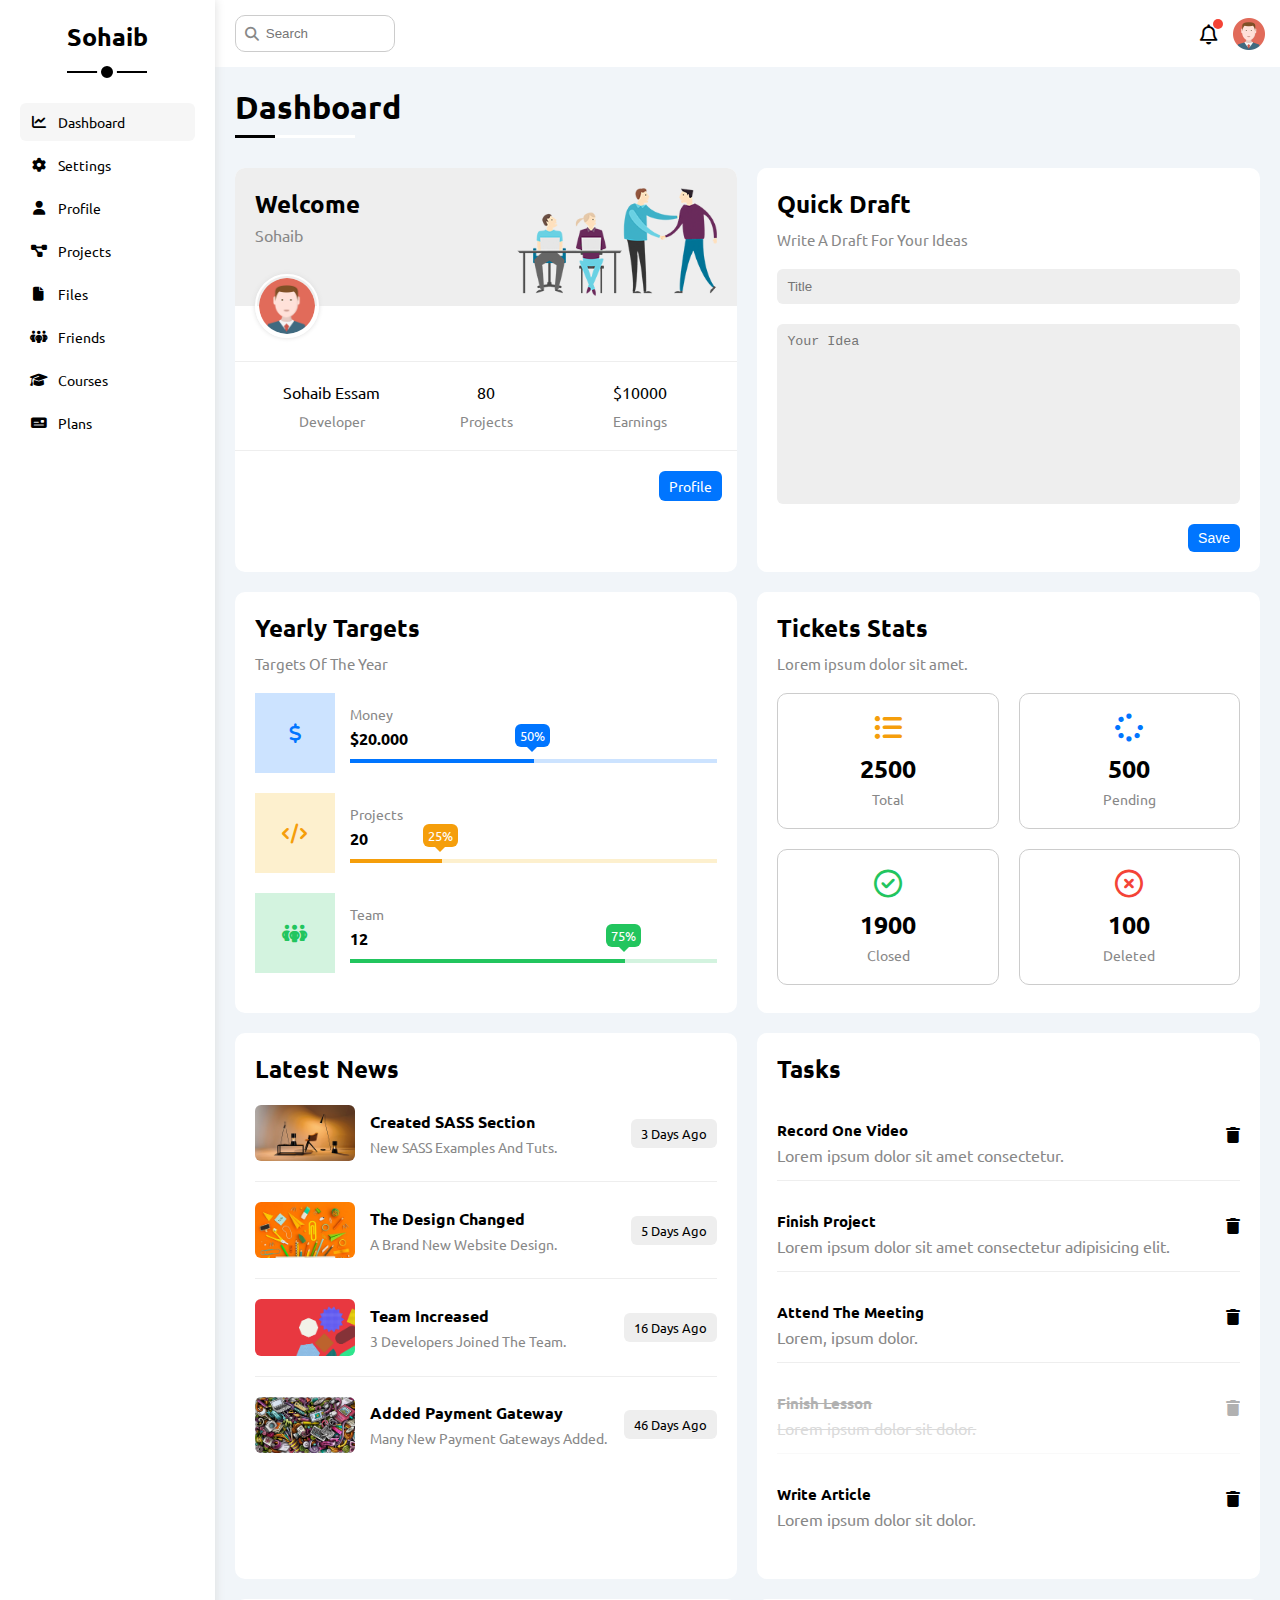
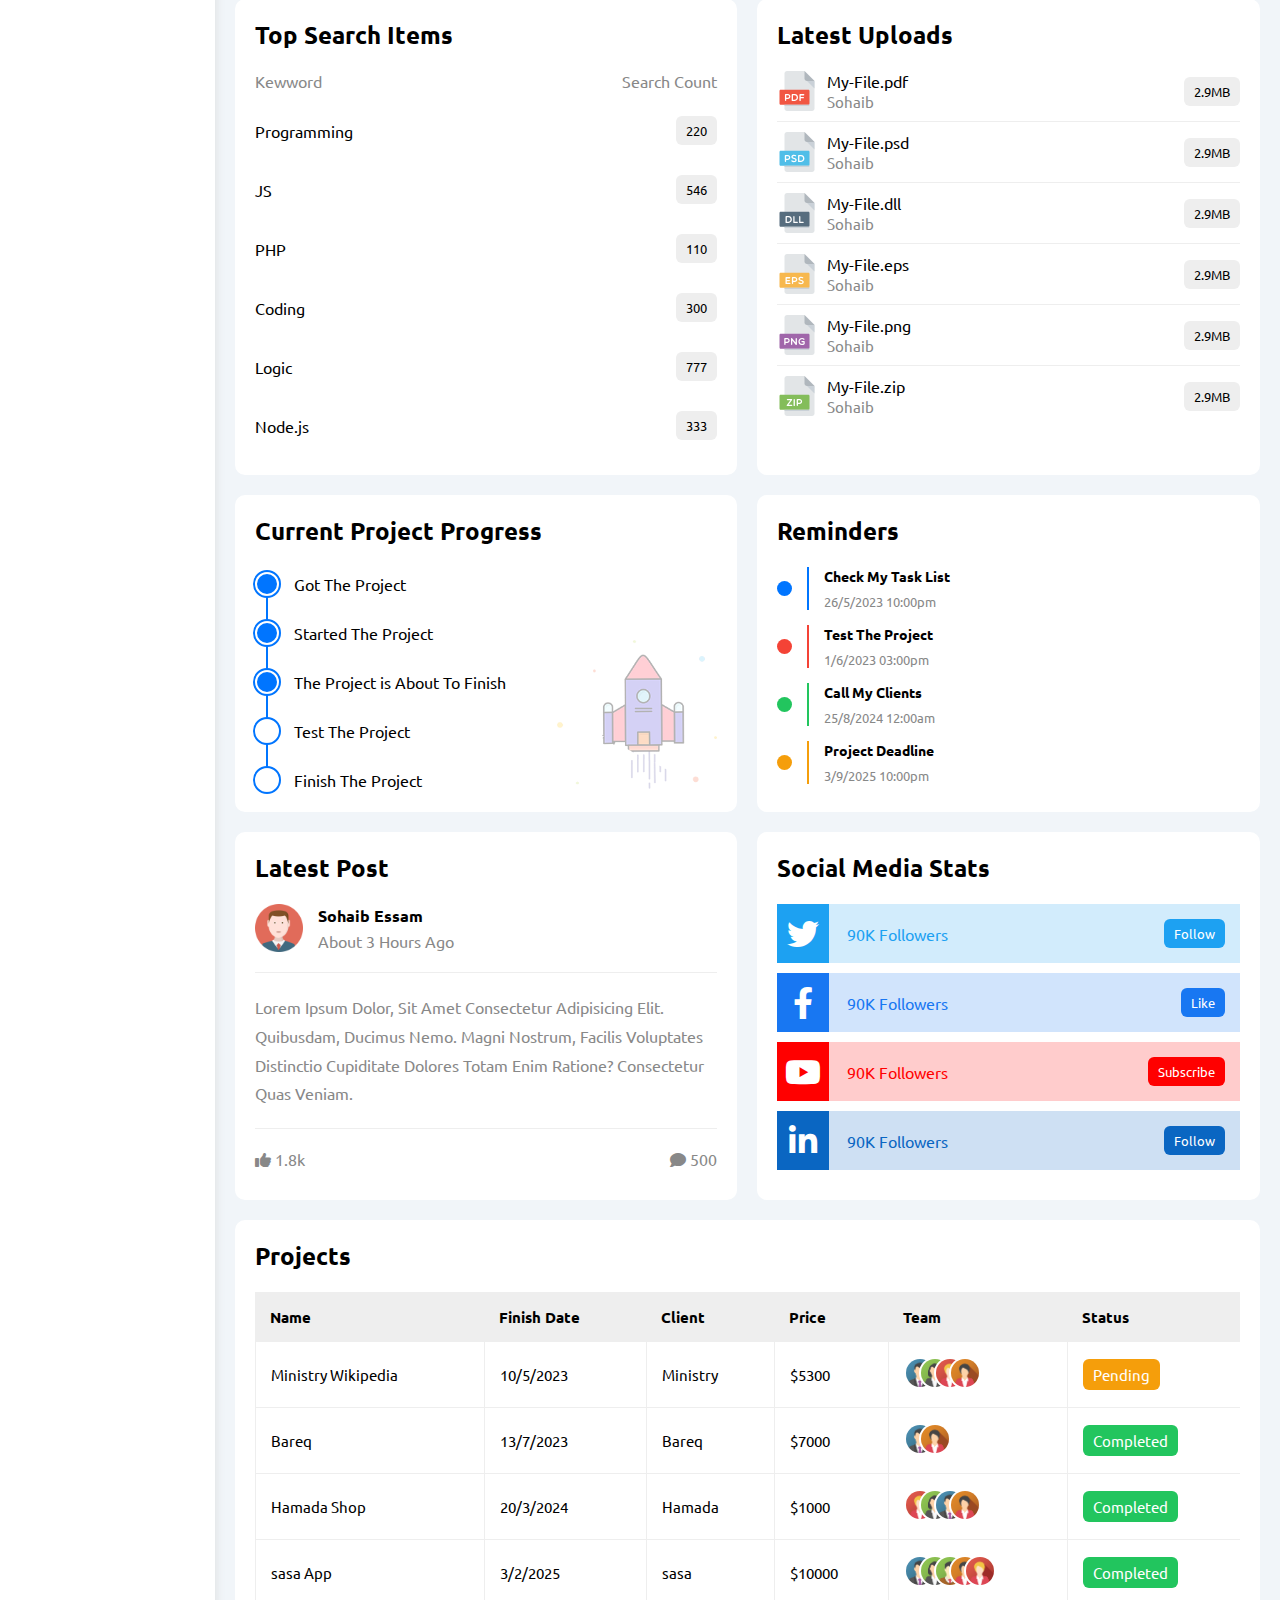
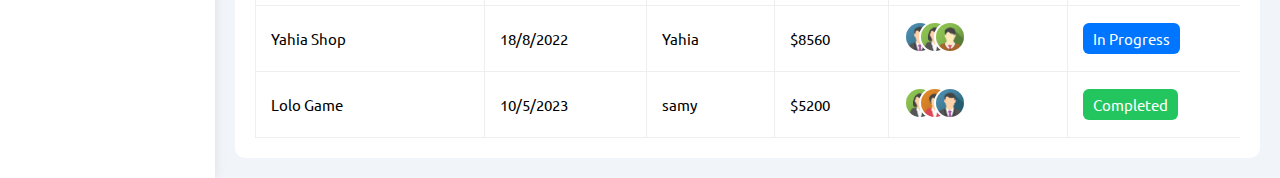
<file: index.html>
<!DOCTYPE html>
<html lang="en">
  <head>
    <meta charset="UTF-8">
    <meta http-equiv="X-UA-Compatible" content="IE=edge">
    <meta name="viewport" content="width=device-width, initial-scale=1.0">
    <link rel="preconnect" href="https://fonts.googleapis.com">
    <link rel="preconnect" href="https://fonts.gstatic.com" crossorigin>
    <link rel="stylesheet" href="https://fonts.googleapis.com/css2?family=Ubuntu:wght@300;500;700&display=swap">
    <link rel="stylesheet" href="css/all.min.css">
    <link rel="stylesheet" href="css/framework.css">
    <link rel="stylesheet" href="css/style.css">
    <title>Dashboard</title>
  </head>
  <body>
    <div class="page d-flex">
      <!-- Start Sidebar -->
      <div class="sidebar bg-fff p-20 relative">
        <h3 class="relative text-center mt-0">Sohaib</h3>
        <ul>
          <li>
            <a class="active d-flex align-center fs-14 c-black rad-6 p-10" href="index.html">
              <i class="fa-solid fa-chart-line fa-fw"></i>
              <span class="fs-14 hide-mobile">Dashboard</span>
            </a>
          </li>

          <li>
            <a class="d-flex align-center fs-14 c-black rad-6 p-10" href="settings.html">
              <i class="fa-solid fa-gear fa-fw"></i>
              <span class="fs-14 hide-mobile">Settings</span>
            </a>
          </li>

          <li>
            <a class="d-flex align-center fs-14 c-black rad-6 p-10" href="profile.html">
              <i class="fa-solid fa-user fa-fw"></i>
              <span class="fs-14 hide-mobile">Profile</span>
            </a>
          </li>

          <li>
            <a class="d-flex align-center fs-14 c-black rad-6 p-10" href="projects.html">
              <i class="fa-solid fa-diagram-project fa-fw"></i>
              <span class="fs-14 hide-mobile">Projects</span>
            </a>
          </li>

          <li>
            <a class="d-flex align-center fs-14 c-black rad-6 p-10" href="files.html">
              <i class="fa-solid fa-file fa-fw"></i>
              <span class="fs-14 hide-mobile">Files</span>
            </a>
          </li>

          <li>
            <a class="d-flex align-center fs-14 c-black rad-6 p-10" href="friends.html">
              <i class="fa-solid fa-people-group fa-fw"></i>
              <span class="fs-14 hide-mobile">Friends</span>
            </a>
          </li>

          <li>
            <a class="d-flex align-center fs-14 c-black rad-6 p-10" href="courses.html">
              <i class="fa-solid fa-graduation-cap fa-fw"></i>
              <span class="fs-14 hide-mobile">Courses</span>
            </a>
          </li>

          <li>
            <a class="d-flex align-center fs-14 c-black rad-6 p-10" href="plans.html">
              <i class="fa-solid fa-money-check fa-fw"></i>
              <span class="fs-14 hide-mobile">Plans</span>
            </a>
          </li>

        </ul>
      </div>
      <!-- End Sidebar -->

      <!-- Start Content -->
      <div class="content w-full">

        <!-- Start Head -->
        <div class="head bg-fff p-15 between-flex">
          <div class="search relative">
            <input class="p-10" type="search" placeholder="Search">
          </div>
          <div class="icons d-flex align-center">
            <span class="notification relative">
              <i class="fa-regular fa-bell fa-lg"></i>
            </span>
            <img src="imgs/avatar.png" alt="">
          </div>
        </div>
        <!-- End Head -->

        <h1 class="relative">Dashboard</h1>
        <div class="wrapper d-grid gap-20">
          <!-- Start Welcome Widget -->
          <div class="welcome bg-fff rad-10 text-center-mobile block-mobile">
            <div class="intro p-20 d-flex space-between bg-eee">
              <div>
                <h2 class="m-0">Welcome</h2>
                <p class="c-grey mt-5">Sohaib</p>
              </div>
              <img class="hide-mobile" src="imgs/welcome.png" alt="">
            </div>
            <img src="imgs/avatar.png" alt="" class="avatar">
            <div class="body text-center d-flex p-20 mt-20 mb-20 block-mobile">
              <div>Sohaib Essam <span class="d-block c-grey fs-14 mt-10">Developer</span></div>
              <div>80 <span class="d-block c-grey fs-14 mt-10">Projects</span></div>
              <div>$10000 <span class="d-block c-grey fs-14 mt-10">Earnings</span></div>
            </div>
            <a href="profile.html" class="visit d-block fs-14 bg-blue c-fff w-fit btn-shape">Profile</a>
          </div>
          <!-- End Welcome Widget -->
          
          <!-- Start Quick Draft Widget -->
          <div class="quick-draft widget">
            <h2 class="mt-0 mb-10">Quick Draft</h2>
            <p class="mt-0 mb-20 c-grey fs-15">Write A Draft For Your Ideas</p>
            <form action="">
              <input class="d-block mb-20 w-full p-10 b-none bg-eee rad-6" type="text" placeholder="Title">
              <textarea class="d-block mb-20 w-full p-10 b-none bg-eee rad-6" placeholder="Your Idea"></textarea>
              <input class="save d-block fs-14 bg-blue c-fff b-none w-fit btn-shape" type="submit" value="Save">
            </form>
          </div>
          <!-- End Quick Draft Widget -->

          <!-- Start Yearly Targets Widget -->

          <div class="targets widget">
            <h2 class="mt-0 mb-10">Yearly Targets</h2>
            <p class="mt-0 mb-20 c-grey fs-15">Targets Of The Year</p>
            <div class="target-row mb-20 center-flex blue">
              <div class="icon center-flex">
                <i class="fa-solid fa-dollar-sign fa-lg c-blue"></i>
              </div>
              <div class="details">
                <span class="fs-14 c-grey">Money</span>
                <span class="d-block mt-5 mb-10 fw-bold">$20.000</span>
                <div class="progress relative">
                  <span class="bg-blue blue" style="width: 50%;">
                    <span class="bg-blue c-fff rad-6 hide-mobile">50%</span>
                  </span>
                </div>
              </div>
            </div>

            <div class="target-row mb-20 center-flex orange">
              <div class="icon center-flex">
                <i class="fa-solid fa-code fa-lg c-orange"></i>
              </div>
              <div class="details">
                <span class="fs-14 c-grey">Projects</span>
                <span class="d-block mt-5 mb-10 fw-bold">20</span>
                <div class="progress relative">
                  <span class="bg-orange orange" style="width: 25%;">
                    <span class="bg-orange c-fff rad-6 hide-mobile">25%</span>
                  </span>
                </div>
              </div>
            </div>

            <div class="target-row mb-20 center-flex green">
              <div class="icon center-flex">
                <i class="fa-solid fa-people-group fa-lg c-green"></i>
              </div>
              <div class="details">
                <span class="fs-14 c-grey">Team</span>
                <span class="d-block mt-5 mb-10 fw-bold">12</span>
                <div class="progress relative">
                  <span class="bg-green green" style="width: 75%;">
                    <span class="bg-green c-fff rad-6 hide-mobile">75%</span>
                  </span>
                </div>
              </div>
            </div>
          </div>

          <!-- End Yearly Targets Widget -->

          <!-- Start Tickets Widget -->

          <div class="tickets widget">
            <h2 class="mt-0 mb-10">Tickets Stats</h2>
            <p class="mt-0 mb-20 c-grey fs-15">Lorem ipsum dolor sit amet.</p>
            <div class="d-flex text-center gap-20 f-wrap">
              <div class="box p-20 rad-10 fs-14 c-grey">
                <i class="fa-solid fa-list-ul fa-2x mb-10 c-orange"></i>
                <span class="d-block c-black fw-bold fs-25 mb-5">2500</span>
                Total
              </div>

              <div class="box p-20 rad-10 fs-14 c-grey">
                <i class="fa-solid fa-spinner fa-2x mb-10 c-blue"></i>
                <span class="d-block c-black fw-bold fs-25 mb-5">500</span>
                Pending
              </div>

              <div class="box p-20 rad-10 fs-14 c-grey">
                <i class="fa-regular fa-circle-check fa-2x mb-10 c-green"></i>
                <span class="d-block c-black fw-bold fs-25 mb-5">1900</span>
                Closed
              </div>

              <div class="box p-20 rad-10 fs-14 c-grey">
                <i class="fa-regular fa-circle-xmark fa-2x mb-10 c-red"></i>
                <span class="d-block c-black fw-bold fs-25 mb-5">100</span>
                Deleted
              </div>
            </div>
          </div>

          <!-- End Tickets Widget -->

          <!-- Start Latest News Widget -->

          <div class="news widget text-center-mobile">
            <h2 class="mt-0 mb-20">Latest News</h2>
            <div class="news-row d-flex align-center mb-20 pb-20 block-mobile">
              <img class="mr-15 rad-6" src="imgs/news-01.png" alt="">
              <div class="info">
                <h3>Created SASS Section</h3>
                <p class="m-0 fs-14 c-grey">New SASS Examples And Tuts.</p>
              </div>
              <div class="label btn-shape bg-eee fs-13">3 Days Ago</div>
            </div>

            <div class="news-row d-flex align-center mb-20 pb-20 block-mobile">
              <img class="mr-15 rad-6" src="imgs/news-02.png" alt="">
              <div class="info">
                <h3>The Design Changed</h3>
                <p class="m-0 fs-14 c-grey">A Brand New Website Design.</p>
              </div>
              <div class="label btn-shape bg-eee fs-13">5 Days Ago</div>
            </div>

            <div class="news-row d-flex align-center mb-20 pb-20 block-mobile">
              <img class="mr-15 rad-6" src="imgs/news-03.png" alt="">
              <div class="info">
                <h3>Team Increased</h3>
                <p class="m-0 fs-14 c-grey">3 Developers Joined The Team.</p>
              </div>
              <div class="label btn-shape bg-eee fs-13">16 Days Ago</div>
            </div>

            <div class="news-row d-flex align-center mb-20 pb-20 block-mobile">
              <img class="mr-15 rad-6" src="imgs/news-04.png" alt="">
              <div class="info">
                <h3>Added Payment Gateway</h3>
                <p class="m-0 fs-14 c-grey">Many New Payment Gateways Added.</p>
              </div>
              <div class="label btn-shape bg-eee fs-13">46 Days Ago</div>
            </div>
          </div>

          <!-- End Latest News Widget -->

          <!-- Start Tasks Widget -->

          <div class="tasks widget">
            <h2 class="mt-0 mb-20">Tasks</h2>
            <div class="task-row between-flex mb-15 pb-15">
              <div class="info">
                <h3 class="mt0 mb-5 fs-15">Record One Video</h3>
                <p class="m-0 c-grey">Lorem ipsum dolor sit amet consectetur.</p>
              </div>
              <i class="fa-solid fa-trash delete"></i>
            </div>

            <div class="task-row between-flex mb-15 pb-15">
              <div class="info">
                <h3 class="mt0 mb-5 fs-15">Finish Project</h3>
                <p class="m-0 c-grey">Lorem ipsum dolor sit amet consectetur adipisicing elit.</p>
              </div>
              <i class="fa-solid fa-trash delete"></i>
            </div>

            <div class="task-row between-flex mb-15 pb-15">
              <div class="info">
                <h3 class="mt0 mb-5 fs-15">Attend The Meeting</h3>
                <p class="m-0 c-grey">Lorem, ipsum dolor.</p>
              </div>
              <i class="fa-solid fa-trash delete"></i>
            </div>

            <div class="task-row between-flex mb-15 pb-15 done">
              <div class="info">
                <h3 class="mt0 mb-5 fs-15">Finish Lesson</h3>
                <p class="m-0 c-grey">Lorem ipsum dolor sit dolor.</p>
              </div>
              <i class="fa-solid fa-trash delete"></i>
            </div>

            <div class="task-row between-flex mb-15 pb-15">
              <div class="info">
                <h3 class="mt0 mb-5 fs-15">Write Article</h3>
                <p class="m-0 c-grey">Lorem ipsum dolor sit dolor.</p>
              </div>
              <i class="fa-solid fa-trash delete"></i>
            </div>
          </div>

          <!-- End Tasks Widget -->

          <!-- Start Top Search Widget -->

          <div class="top-search widget">
            <h2 class="mt-0 mb-20">Top Search Items</h2>
            <div class="items-haed d-flex space-between c-grey mb-10">
              <div>Kewword</div>
              <div>Search Count</div>
            </div>
            <div class="items">
              <div class="item between-flex pt-15 pb-15">
                <span>Programming</span>
                <span class="bg-eee fs-13 btn-shape">220</span>
              </div>
              <div class="item between-flex pt-15 pb-15">
                <span>JS</span>
                <span class="bg-eee fs-13 btn-shape">546</span>
              </div>
              <div class="item between-flex pt-15 pb-15">
                <span>PHP</span>
                <span class="bg-eee fs-13 btn-shape">110</span>
              </div>
              <div class="item between-flex pt-15 pb-15">
                <span>Coding</span>
                <span class="bg-eee fs-13 btn-shape">300</span>
              </div>
              <div class="item between-flex pt-15 pb-15">
                <span>Logic</span>
                <span class="bg-eee fs-13 btn-shape">777</span>
              </div>
              <div class="item between-flex pt-15 pb-15">
                <span>Node.js</span>
                <span class="bg-eee fs-13 btn-shape">333</span>
              </div>
            </div>
          </div>

          <!-- End Top Search Widget -->

          <!-- Start Latest Uploads Widget -->

          <div class="latest-uploads widget">
            <h2 class="mt-0 mb-20">Latest Uploads</h2>
            <ul class="m-0">
              <li class="between-flex pb-10 mb-10">
                <div class="d-flex align-center info">
                  <img class="mr-10" src="imgs/pdf.svg" alt="">
                  <div>
                    <span class="d-block">My-File.pdf</span>
                    <span class="fs-15 c-grey">Sohaib</span>
                  </div>
                </div>
                <div class="bg-eee btn-shape fs-13">2.9MB</div>
              </li>

              <li class="between-flex pb-10 mb-10">
                <div class="d-flex align-center info">
                  <img class="mr-10" src="imgs/psd.svg" alt="">
                  <div>
                    <span class="d-block">My-File.psd</span>
                    <span class="fs-15 c-grey">Sohaib</span>
                  </div>
                </div>
                <div class="bg-eee btn-shape fs-13">2.9MB</div>
              </li>

              <li class="between-flex pb-10 mb-10">
                <div class="d-flex align-center info">
                  <img class="mr-10" src="imgs/dll.svg" alt="">
                  <div>
                    <span class="d-block">My-File.dll</span>
                    <span class="fs-15 c-grey">Sohaib</span>
                  </div>
                </div>
                <div class="bg-eee btn-shape fs-13">2.9MB</div>
              </li>

              <li class="between-flex pb-10 mb-10">
                <div class="d-flex align-center info">
                  <img class="mr-10" src="imgs/eps.svg" alt="">
                  <div>
                    <span class="d-block">My-File.eps</span>
                    <span class="fs-15 c-grey">Sohaib</span>
                  </div>
                </div>
                <div class="bg-eee btn-shape fs-13">2.9MB</div>
              </li>

              <li class="between-flex pb-10 mb-10">
                <div class="d-flex align-center info">
                  <img class="mr-10" src="imgs/png.svg" alt="">
                  <div>
                    <span class="d-block">My-File.png</span>
                    <span class="fs-15 c-grey">Sohaib</span>
                  </div>
                </div>
                <div class="bg-eee btn-shape fs-13">2.9MB</div>
              </li>

              <li class="between-flex pb-10 mb-10">
                <div class="d-flex align-center info">
                  <img class="mr-10" src="imgs/zip.svg" alt="">
                  <div>
                    <span class="d-block">My-File.zip</span>
                    <span class="fs-15 c-grey">Sohaib</span>
                  </div>
                </div>
                <div class="bg-eee btn-shape fs-13">2.9MB</div>
              </li>
            </ul>
          </div>

          <!-- End Latest Uploads Widget -->

          <!-- Start Current Project Widget -->

          <div class="current-project widget relative">
            <h2 class="mt-0 mb-20">Current Project Progress</h2>
            <ul class="m-0 relative">
              <li class="mt-25 d-flex align-center done">Got The Project</li>
              <li class="mt-25 d-flex align-center done">Started The Project</li>
              <li class="mt-25 d-flex align-center done">The Project is About To Finish</li>
              <li class="mt-25 d-flex align-center current">Test The Project</li>
              <li class="mt-25 d-flex align-center">Finish The Project</li>
            </ul>
            <img class="rocket-icon hide-mobile" src="imgs/project.png" alt="">
          </div>

          <!-- End Current Project Widget -->


          <!-- Start Reminders Widget -->

          <div class="reminders widget relative">
            <h2 class="mt-0 mb-20">Reminders</h2>
            <ul class="m-0">
              <li class="d-flex align-center mt-15">
                <span class="key bg-blue mr-15 d-block"></span>
                <div class="pl-15 blue">
                  <p class="fs-14 fw-bold mt-0 mb-5">Check My Task List</p>
                  <span class="fs-13 c-grey">26/5/2023 10:00pm</span>
                </div>
              </li>

              <li class="d-flex align-center mt-15">
                <span class="key bg-red mr-15 d-block"></span>
                <div class="pl-15 red">
                  <p class="fs-14 fw-bold mt-0 mb-5">Test The Project</p>
                  <span class="fs-13 c-grey">1/6/2023 03:00pm</span>
                </div>
              </li>

              <li class="d-flex align-center mt-15">
                <span class="key bg-green mr-15 d-block"></span>
                <div class="pl-15 green">
                  <p class="fs-14 fw-bold mt-0 mb-5">Call My Clients</p>
                  <span class="fs-13 c-grey">25/8/2024 12:00am</span>
                </div>
              </li>

              <li class="d-flex align-center mt-15">
                <span class="key bg-orange mr-15 d-block"></span>
                <div class="pl-15 orange">
                  <p class="fs-14 fw-bold mt-0 mb-5">Project Deadline</p>
                  <span class="fs-13 c-grey">3/9/2025 10:00pm</span>
                </div>
              </li>
            </ul>
          </div>

          <!-- End Reminders Widget -->

          <!-- Start Latest Post Widget -->

          <div class="latest-post widget relative">
            <h2 class="mt-0 mb-20">Latest Post</h2>
            <div class="top d-flex align-center">
              <img class="avatar mr-15" src="imgs/avatar.png" alt="">
              <div class="info">
                <span class="d-block mb-5 fw-bold">Sohaib Essam</span>
                <span class="c-grey">About 3 Hours Ago</span>
              </div>
            </div>
            <div class="post-content text-center-mobile pt-20 pb-20 mt-20 mb-20 c-grey">
              Lorem ipsum dolor, sit amet consectetur adipisicing elit. Quibusdam, ducimus nemo.
              Magni nostrum, facilis voluptates distinctio cupiditate dolores totam enim ratione?
              Consectetur quas veniam.
            </div>
            <div class="post-stats between-flex c-grey">
              <div class="stats">
                <i class="fa-solid fa-thumbs-up"></i>
                <span>1.8k</span>
              </div>
              <div class="stats">
                <i class="fa-solid fa-comment"></i>
                <span>500</span>
              </div>
            </div>
          </div>

          <!-- End Latest Post Widget -->

          <!-- Start Social Media Widget -->

          <div class="social-media-stats widget relative">
            <h2 class="mt-0 mb-20">Social Media Stats</h2>
            <div class="box twitter p-15 relative mb-10 between-flex">
              <i class="fa-brands fa-twitter fa-2x c-fff h-full center-flex"></i>
              <span>90K Followers</span>
              <a class="fs-13 c-fff btn-shape" href="#">Follow</a>
            </div>

            <div class="box facebook p-15 relative mb-10 between-flex">
              <i class="fa-brands fa-facebook-f fa-2x c-fff h-full center-flex"></i>
              <span>90K Followers</span>
              <a class="fs-13 c-fff btn-shape" href="#">Like</a>
            </div>

            <div class="box youtube p-15 relative mb-10 between-flex">
              <i class="fa-brands fa-youtube fa-2x c-fff h-full center-flex"></i>
              <span>90K Followers</span>
              <a class="fs-13 c-fff btn-shape" href="#">Subscribe</a>
            </div>

            <div class="box linkedin p-15 relative mb-10 between-flex">
              <i class="fa-brands fa-linkedin-in fa-2x c-fff h-full center-flex"></i>
              <span>90K Followers</span>
              <a class="fs-13 c-fff btn-shape" href="#">Follow</a>
            </div>
          </div>

          <!-- End Social Media Widget -->
        </div>

        <!-- start Projects Table -->

        <div class="projects-table widget m-20">
          <h2 class="mt-0 mb-20">Projects</h2>
          <div class="responsive-table">
            <table class="fs-15 w-full">
              <thead>
                <tr>
                  <td>Name</td>
                  <td>Finish Date</td>
                  <td>Client</td>
                  <td>Price</td>
                  <td>Team</td>
                  <td>Status</td>
                </tr>
              </thead>
              <tbody>
                <tr>
                  <td>Ministry Wikipedia</td>
                  <td>10/5/2023</td>
                  <td>Ministry</td>
                  <td>$5300</td>
                  <td>
                    <img src="imgs/team-01.png" alt="">
                    <img src="imgs/team-02.png" alt="">
                    <img src="imgs/team-05.png" alt="">
                    <img src="imgs/team-04.png" alt="">
                  </td>
                  <td>
                    <span class="label bg-orange c-fff btn-shape">Pending</span>
                  </td>
                </tr>

                <tr>
                  <td>Bareq</td>
                  <td>13/7/2023</td>
                  <td>Bareq</td>
                  <td>$7000</td>
                  <td>
                    <img src="imgs/team-01.png" alt="">
                    <img src="imgs/team-04.png" alt="">
                  </td>
                  <td>
                    <span class="label bg-green c-fff btn-shape">Completed</span>
                  </td>
                </tr>

                <tr>
                  <td>Hamada Shop</td>
                  <td>20/3/2024</td>
                  <td>Hamada</td>
                  <td>$1000</td>
                  <td>
                    <img src="imgs/team-05.png" alt="">
                    <img src="imgs/team-02.png" alt="">
                    <img src="imgs/team-01.png" alt="">
                    <img src="imgs/team-04.png" alt="">
                  </td>
                  <td>
                    <span class="label bg-green c-fff btn-shape">Completed</span>
                  </td>
                </tr>

                <tr>
                  <td>sasa App</td>
                  <td>3/2/2025</td>
                  <td>sasa</td>
                  <td>$10000</td>
                  <td>
                    <img src="imgs/team-01.png" alt="">
                    <img src="imgs/team-02.png" alt="">
                    <img src="imgs/team-03.png" alt="">
                    <img src="imgs/team-04.png" alt="">
                    <img src="imgs/team-05.png" alt="">
                  </td>
                  <td>
                    <span class="label bg-green c-fff btn-shape">Completed</span>
                  </td>
                </tr>

                <tr>
                  <td>Yahia Shop</td>
                  <td>18/8/2022</td>
                  <td>Yahia</td>
                  <td>$8560</td>
                  <td>
                    <img src="imgs/team-01.png" alt="">
                    <img src="imgs/team-02.png" alt="">
                    <img src="imgs/team-03.png" alt="">
                  </td>
                  <td>
                    <span class="label bg-blue c-fff btn-shape">In Progress</span>
                  </td>
                </tr>

                <tr>
                  <td>Lolo Game</td>
                  <td>10/5/2023</td>
                  <td>samy</td>
                  <td>$5200</td>
                  <td>
                    <img src="imgs/team-02.png" alt="">
                    <img src="imgs/team-04.png" alt="">
                    <img src="imgs/team-01.png" alt="">
                  </td>
                  <td>
                    <span class="label bg-green c-fff btn-shape">Completed</span>
                  </td>
                </tr>
              </tbody>
            </table>
          </div>
        </div>

        <!-- End Projects Table -->

      </div>
      <!-- End Content -->
    </div>
  </body>
</html>
</file>
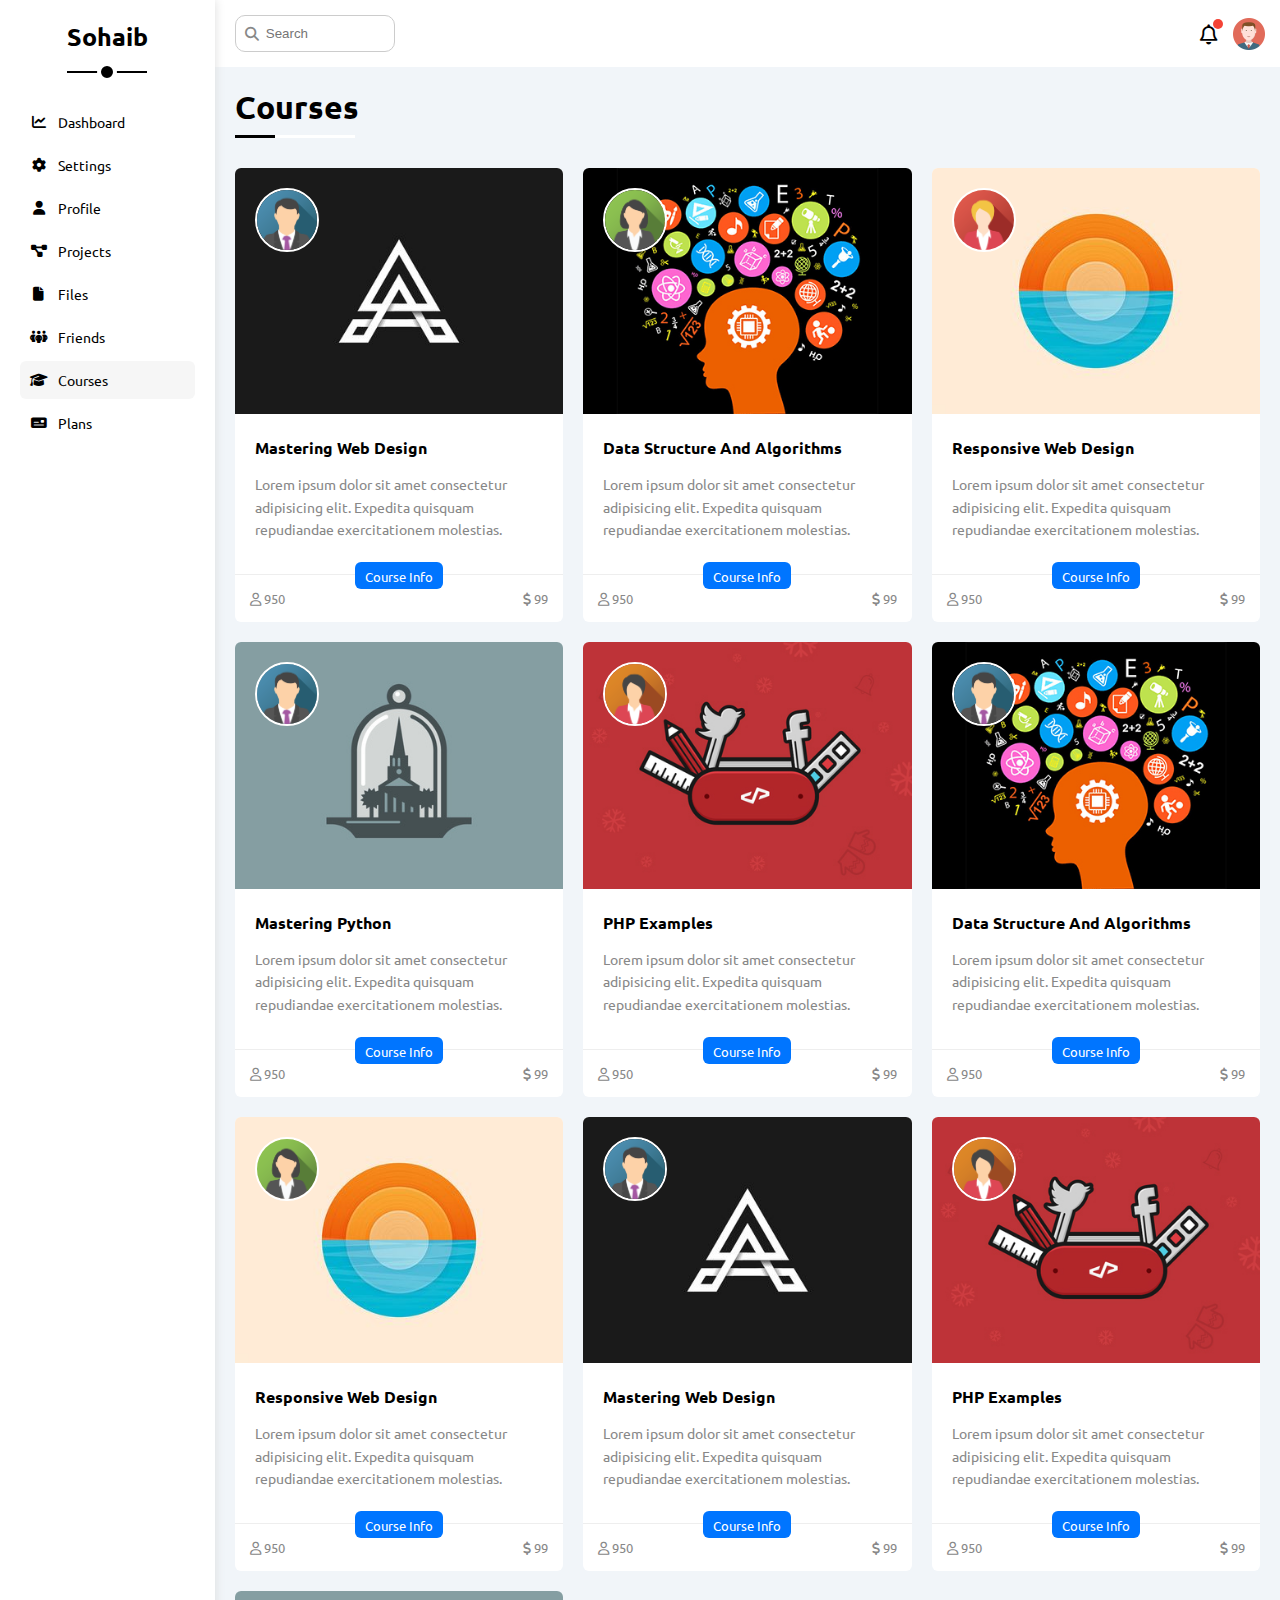
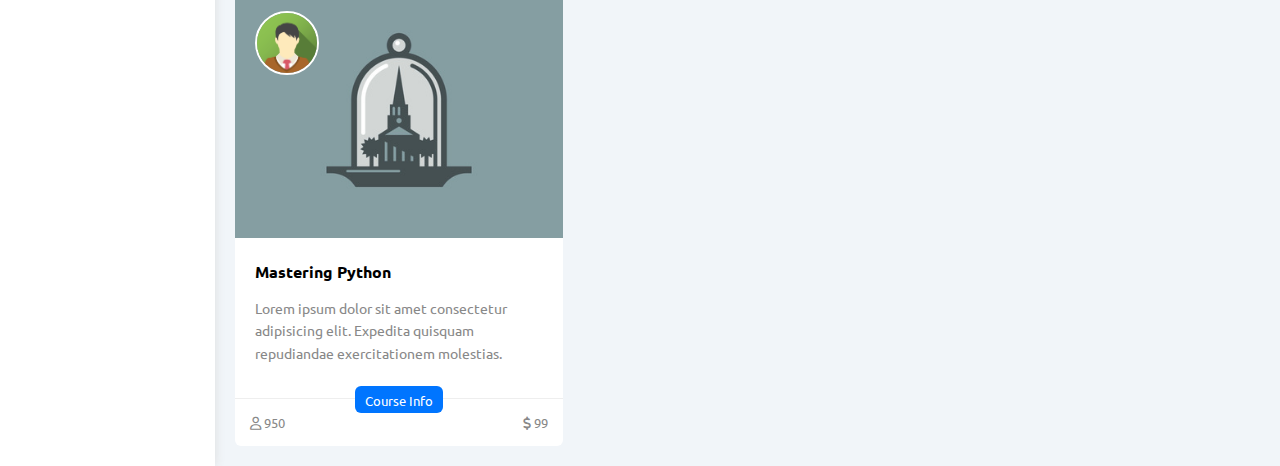
<file: courses.html>
<!DOCTYPE html>
<html lang="en">
  <head>
    <meta charset="UTF-8">
    <meta http-equiv="X-UA-Compatible" content="IE=edge">
    <meta name="viewport" content="width=device-width, initial-scale=1.0">
    <link rel="preconnect" href="https://fonts.googleapis.com">
    <link rel="preconnect" href="https://fonts.gstatic.com" crossorigin>
    <link rel="stylesheet" href="https://fonts.googleapis.com/css2?family=Ubuntu:wght@300;500;700&display=swap">
    <link rel="stylesheet" href="css/all.min.css">
    <link rel="stylesheet" href="css/framework.css">
    <link rel="stylesheet" href="css/style.css">
    <title>Courses</title>
  </head>
  <body>
    <div class="page d-flex">
      <!-- Start Sidebar -->
      <div class="sidebar bg-fff p-20 relative">
        <h3 class="relative text-center mt-0">Sohaib</h3>
        <ul>
          <li>
            <a class="d-flex align-center fs-14 c-black rad-6 p-10" href="index.html">
              <i class="fa-solid fa-chart-line fa-fw"></i>
              <span class="fs-14 hide-mobile">Dashboard</span>
            </a>
          </li>

          <li>
            <a class="d-flex align-center fs-14 c-black rad-6 p-10" href="settings.html">
              <i class="fa-solid fa-gear fa-fw"></i>
              <span class="fs-14 hide-mobile">Settings</span>
            </a>
          </li>

          <li>
            <a class="d-flex align-center fs-14 c-black rad-6 p-10" href="profile.html">
              <i class="fa-solid fa-user fa-fw"></i>
              <span class="fs-14 hide-mobile">Profile</span>
            </a>
          </li>

          <li>
            <a class="d-flex align-center fs-14 c-black rad-6 p-10" href="projects.html">
              <i class="fa-solid fa-diagram-project fa-fw"></i>
              <span class="fs-14 hide-mobile">Projects</span>
            </a>
          </li>

          <li>
            <a class="d-flex align-center fs-14 c-black rad-6 p-10" href="files.html">
              <i class="fa-solid fa-file fa-fw"></i>
              <span class="fs-14 hide-mobile">Files</span>
            </a>
          </li>

          <li>
            <a class="d-flex align-center fs-14 c-black rad-6 p-10" href="friends.html">
              <i class="fa-solid fa-people-group fa-fw"></i>
              <span class="fs-14 hide-mobile">Friends</span>
            </a>
          </li>

          <li>
            <a class="active d-flex align-center fs-14 c-black rad-6 p-10" href="courses.html">
              <i class="fa-solid fa-graduation-cap fa-fw"></i>
              <span class="fs-14 hide-mobile">Courses</span>
            </a>
          </li>

          <li>
            <a class="d-flex align-center fs-14 c-black rad-6 p-10" href="plans.html">
              <i class="fa-solid fa-money-check fa-fw"></i>
              <span class="fs-14 hide-mobile">Plans</span>
            </a>
          </li>

        </ul>
      </div>
      <!-- End Sidebar -->

      <div class="content w-full">
        <!-- Start Head -->
        <div class="head bg-fff p-15 between-flex">
          <div class="search relative">
            <input class="p-10" type="search" placeholder="Search">
          </div>
          <div class="icons d-flex align-center">
            <span class="notification relative">
              <i class="fa-regular fa-bell fa-lg"></i>
            </span>
            <img src="imgs/avatar.png" alt="">
          </div>
        </div>
        <!-- End Head -->
        <h1 class="relative">Courses</h1>

        <!-- Start Courses Page -->
        <div class="courses-page d-grid m-20 gap-20">
          <div class="course bg-fff rad-6 relative">
            <img class="cover" src="imgs/course-01.jpg">
            <img class="instructor" src="imgs/team-01.png">
            <div class="p-20">
              <h4 class="m-0">Mastering Web Design</h4>
              <p class="description c-grey mt-15 fs-14">
                Lorem ipsum dolor sit amet consectetur adipisicing elit.
                Expedita quisquam repudiandae exercitationem molestias.
              </p>
            </div>
            <div class="info p-15 relative between-flex fs-13">
              <span class="title c-fff bg-blue btn-shape">Course Info</span>
              <span class="c-grey">
                <i class="fa-regular fa-user"></i>
                950
              </span>
              <span class="c-grey">
                <i class="fa-solid fa-dollar-sign"></i>
                99
              </span>
            </div>
          </div>
          <div class="course bg-fff rad-6 relative">
            <img class="cover" src="imgs/course-02.jpg">
            <img class="instructor" src="imgs/team-02.png">
            <div class="p-20">
              <h4 class="m-0">Data Structure And Algorithms</h4>
              <p class="description c-grey mt-15 fs-14">
                Lorem ipsum dolor sit amet consectetur adipisicing elit.
                Expedita quisquam repudiandae exercitationem molestias.
              </p>
            </div>
            <div class="info p-15 relative between-flex fs-13">
              <span class="title c-fff bg-blue btn-shape">Course Info</span>
              <span class="c-grey">
                <i class="fa-regular fa-user"></i>
                950
              </span>
              <span class="c-grey">
                <i class="fa-solid fa-dollar-sign"></i>
                99
              </span>
            </div>
          </div>
          <div class="course bg-fff rad-6 relative">
            <img class="cover" src="imgs/course-03.jpg">
            <img class="instructor" src="imgs/team-05.png">
            <div class="p-20">
              <h4 class="m-0">Responsive Web Design</h4>
              <p class="description c-grey mt-15 fs-14">
                Lorem ipsum dolor sit amet consectetur adipisicing elit.
                Expedita quisquam repudiandae exercitationem molestias.
              </p>
            </div>
            <div class="info p-15 relative between-flex fs-13">
              <span class="title c-fff bg-blue btn-shape">Course Info</span>
              <span class="c-grey">
                <i class="fa-regular fa-user"></i>
                950
              </span>
              <span class="c-grey">
                <i class="fa-solid fa-dollar-sign"></i>
                99
              </span>
            </div>
          </div>
          <div class="course bg-fff rad-6 relative">
            <img class="cover" src="imgs/course-04.jpg">
            <img class="instructor" src="imgs/team-01.png">
            <div class="p-20">
              <h4 class="m-0">Mastering Python</h4>
              <p class="description c-grey mt-15 fs-14">
                Lorem ipsum dolor sit amet consectetur adipisicing elit.
                Expedita quisquam repudiandae exercitationem molestias.
              </p>
            </div>
            <div class="info p-15 relative between-flex fs-13">
              <span class="title c-fff bg-blue btn-shape">Course Info</span>
              <span class="c-grey">
                <i class="fa-regular fa-user"></i>
                950
              </span>
              <span class="c-grey">
                <i class="fa-solid fa-dollar-sign"></i>
                99
              </span>
            </div>
          </div>
          <div class="course bg-fff rad-6 relative">
            <img class="cover" src="imgs/course-05.jpg">
            <img class="instructor" src="imgs/team-04.png">
            <div class="p-20">
              <h4 class="m-0">PHP Examples</h4>
              <p class="description c-grey mt-15 fs-14">
                Lorem ipsum dolor sit amet consectetur adipisicing elit.
                Expedita quisquam repudiandae exercitationem molestias.
              </p>
            </div>
            <div class="info p-15 relative between-flex fs-13">
              <span class="title c-fff bg-blue btn-shape">Course Info</span>
              <span class="c-grey">
                <i class="fa-regular fa-user"></i>
                950
              </span>
              <span class="c-grey">
                <i class="fa-solid fa-dollar-sign"></i>
                99
              </span>
            </div>
          </div>
          <div class="course bg-fff rad-6 relative">
            <img class="cover" src="imgs/course-02.jpg">
            <img class="instructor" src="imgs/team-01.png">
            <div class="p-20">
              <h4 class="m-0">Data Structure And Algorithms</h4>
              <p class="description c-grey mt-15 fs-14">
                Lorem ipsum dolor sit amet consectetur adipisicing elit.
                Expedita quisquam repudiandae exercitationem molestias.
              </p>
            </div>
            <div class="info p-15 relative between-flex fs-13">
              <span class="title c-fff bg-blue btn-shape">Course Info</span>
              <span class="c-grey">
                <i class="fa-regular fa-user"></i>
                950
              </span>
              <span class="c-grey">
                <i class="fa-solid fa-dollar-sign"></i>
                99
              </span>
            </div>
          </div>
          <div class="course bg-fff rad-6 relative">
            <img class="cover" src="imgs/course-03.jpg">
            <img class="instructor" src="imgs/team-02.png">
            <div class="p-20">
              <h4 class="m-0">Responsive Web Design</h4>
              <p class="description c-grey mt-15 fs-14">
                Lorem ipsum dolor sit amet consectetur adipisicing elit.
                Expedita quisquam repudiandae exercitationem molestias.
              </p>
            </div>
            <div class="info p-15 relative between-flex fs-13">
              <span class="title c-fff bg-blue btn-shape">Course Info</span>
              <span class="c-grey">
                <i class="fa-regular fa-user"></i>
                950
              </span>
              <span class="c-grey">
                <i class="fa-solid fa-dollar-sign"></i>
                99
              </span>
            </div>
          </div>
          <div class="course bg-fff rad-6 relative">
            <img class="cover" src="imgs/course-01.jpg">
            <img class="instructor" src="imgs/team-01.png">
            <div class="p-20">
              <h4 class="m-0">Mastering Web Design</h4>
              <p class="description c-grey mt-15 fs-14">
                Lorem ipsum dolor sit amet consectetur adipisicing elit.
                Expedita quisquam repudiandae exercitationem molestias.
              </p>
            </div>
            <div class="info p-15 relative between-flex fs-13">
              <span class="title c-fff bg-blue btn-shape">Course Info</span>
              <span class="c-grey">
                <i class="fa-regular fa-user"></i>
                950
              </span>
              <span class="c-grey">
                <i class="fa-solid fa-dollar-sign"></i>
                99
              </span>
            </div>
          </div>
          <div class="course bg-fff rad-6 relative">
            <img class="cover" src="imgs/course-05.jpg">
            <img class="instructor" src="imgs/team-04.png">
            <div class="p-20">
              <h4 class="m-0">PHP Examples</h4>
              <p class="description c-grey mt-15 fs-14">
                Lorem ipsum dolor sit amet consectetur adipisicing elit.
                Expedita quisquam repudiandae exercitationem molestias.
              </p>
            </div>
            <div class="info p-15 relative between-flex fs-13">
              <span class="title c-fff bg-blue btn-shape">Course Info</span>
              <span class="c-grey">
                <i class="fa-regular fa-user"></i>
                950
              </span>
              <span class="c-grey">
                <i class="fa-solid fa-dollar-sign"></i>
                99
              </span>
            </div>
          </div>
          <div class="course bg-fff rad-6 relative">
            <img class="cover" src="imgs/course-04.jpg">
            <img class="instructor" src="imgs/team-03.png">
            <div class="p-20">
              <h4 class="m-0">Mastering Python</h4>
              <p class="description c-grey mt-15 fs-14">
                Lorem ipsum dolor sit amet consectetur adipisicing elit.
                Expedita quisquam repudiandae exercitationem molestias.
              </p>
            </div>
            <div class="info p-15 relative between-flex fs-13">
              <span class="title c-fff bg-blue btn-shape">Course Info</span>
              <span class="c-grey">
                <i class="fa-regular fa-user"></i>
                950
              </span>
              <span class="c-grey">
                <i class="fa-solid fa-dollar-sign"></i>
                99
              </span>
            </div>
          </div>
        </div>
        <!-- End Courses Page -->

      </div>
    </div>
  </body>
</html>
</file>
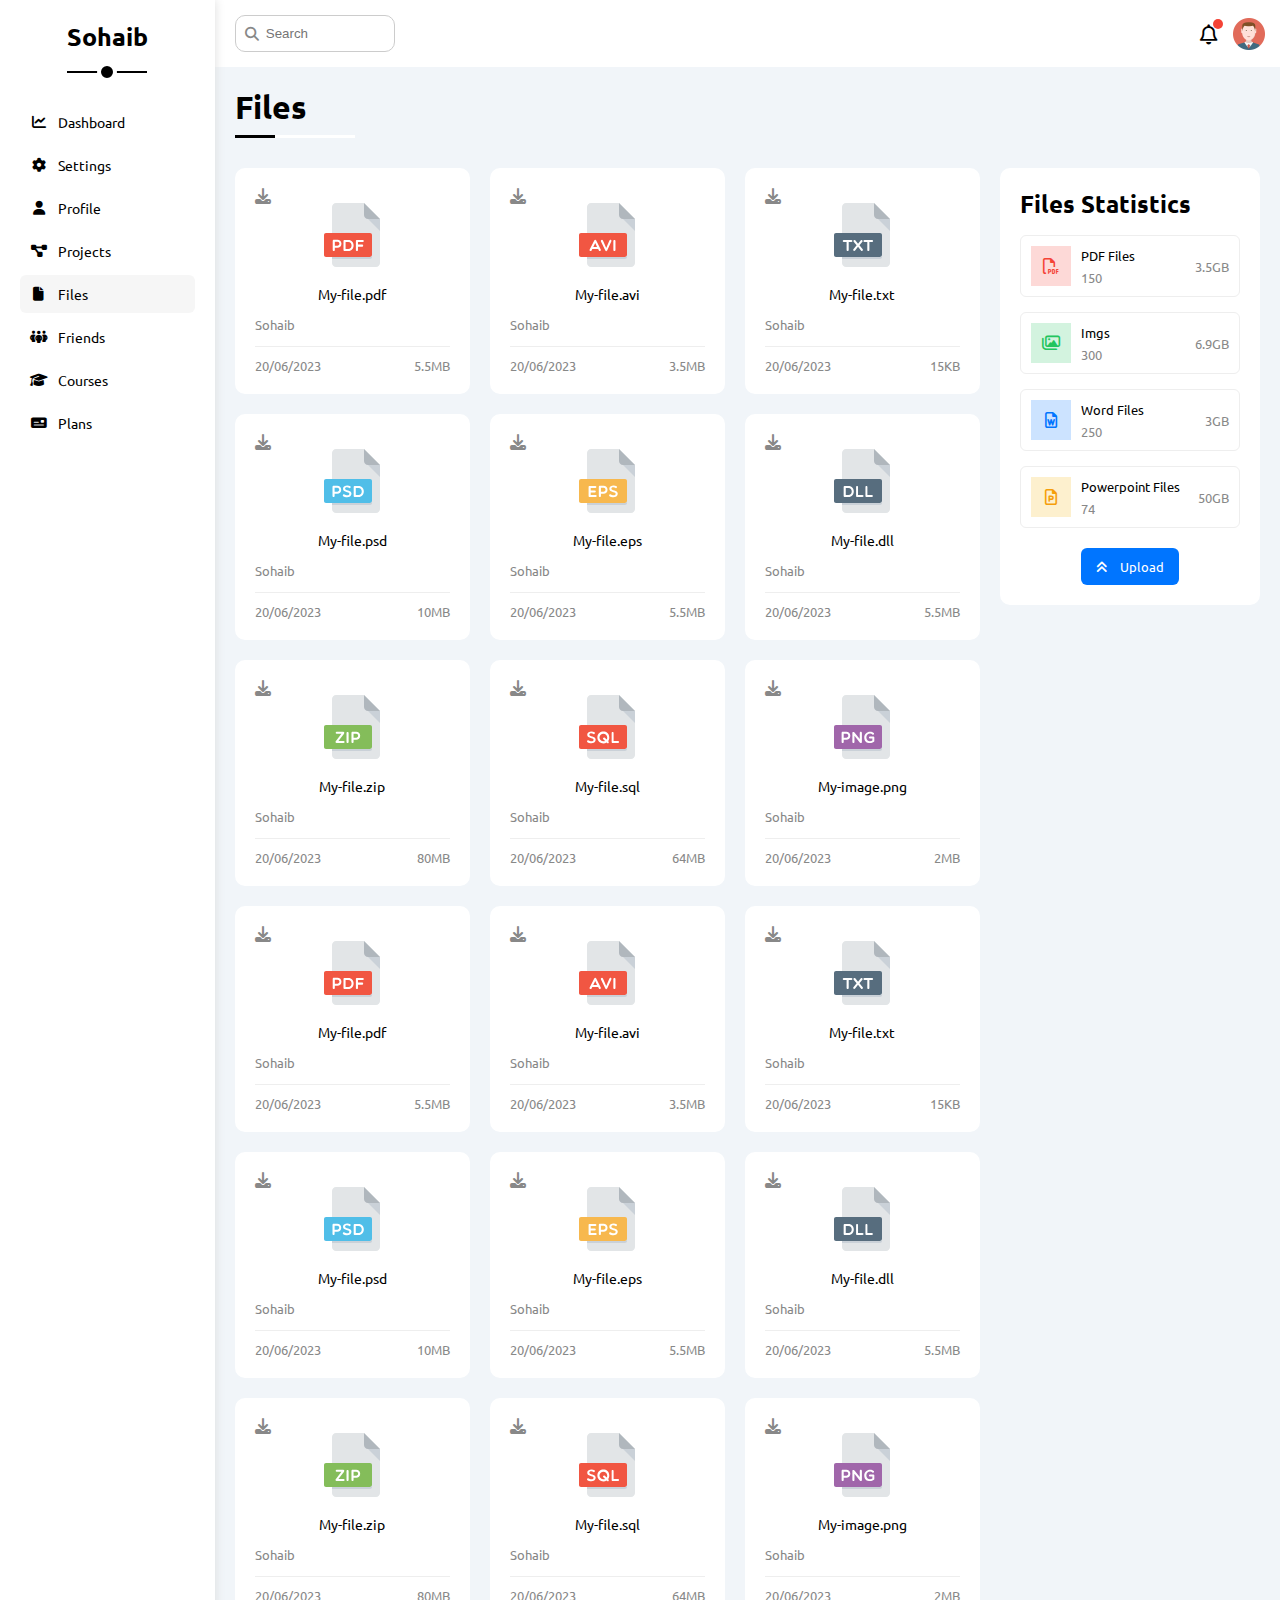
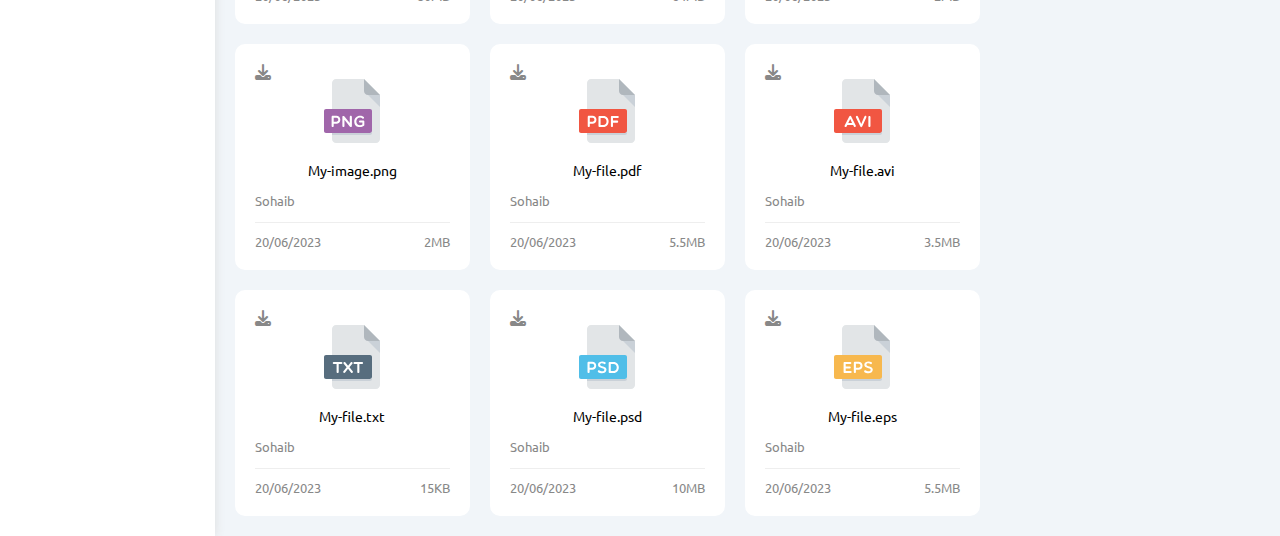
<file: files.html>
<!DOCTYPE html>
<html lang="en">
  <head>
    <meta charset="UTF-8">
    <meta http-equiv="X-UA-Compatible" content="IE=edge">
    <meta name="viewport" content="width=device-width, initial-scale=1.0">
    <link rel="preconnect" href="https://fonts.googleapis.com">
    <link rel="preconnect" href="https://fonts.gstatic.com" crossorigin>
    <link rel="stylesheet" href="https://fonts.googleapis.com/css2?family=Ubuntu:wght@300;500;700&display=swap">
    <link rel="stylesheet" href="css/all.min.css">
    <link rel="stylesheet" href="css/framework.css">
    <link rel="stylesheet" href="css/style.css">
    <title>Files</title>
  </head>
  <body>
    <div class="page d-flex">
      <!-- Start Sidebar -->
      <div class="sidebar bg-fff p-20 relative">
        <h3 class="relative text-center mt-0">Sohaib</h3>
        <ul>
          <li>
            <a class="d-flex align-center fs-14 c-black rad-6 p-10" href="index.html">
              <i class="fa-solid fa-chart-line fa-fw"></i>
              <span class="fs-14 hide-mobile">Dashboard</span>
            </a>
          </li>

          <li>
            <a class="d-flex align-center fs-14 c-black rad-6 p-10" href="settings.html">
              <i class="fa-solid fa-gear fa-fw"></i>
              <span class="fs-14 hide-mobile">Settings</span>
            </a>
          </li>

          <li>
            <a class="d-flex align-center fs-14 c-black rad-6 p-10" href="profile.html">
              <i class="fa-solid fa-user fa-fw"></i>
              <span class="fs-14 hide-mobile">Profile</span>
            </a>
          </li>

          <li>
            <a class="d-flex align-center fs-14 c-black rad-6 p-10" href="projects.html">
              <i class="fa-solid fa-diagram-project fa-fw"></i>
              <span class="fs-14 hide-mobile">Projects</span>
            </a>
          </li>

          <li>
            <a class="active d-flex align-center fs-14 c-black rad-6 p-10" href="files.html">
              <i class="fa-solid fa-file fa-fw"></i>
              <span class="fs-14 hide-mobile">Files</span>
            </a>
          </li>

          <li>
            <a class="d-flex align-center fs-14 c-black rad-6 p-10" href="friends.html">
              <i class="fa-solid fa-people-group fa-fw"></i>
              <span class="fs-14 hide-mobile">Friends</span>
            </a>
          </li>

          <li>
            <a class="d-flex align-center fs-14 c-black rad-6 p-10" href="courses.html">
              <i class="fa-solid fa-graduation-cap fa-fw"></i>
              <span class="fs-14 hide-mobile">Courses</span>
            </a>
          </li>

          <li>
            <a class="d-flex align-center fs-14 c-black rad-6 p-10" href="plans.html">
              <i class="fa-solid fa-money-check fa-fw"></i>
              <span class="fs-14 hide-mobile">Plans</span>
            </a>
          </li>

        </ul>
      </div>
      <!-- End Sidebar -->

      <div class="content w-full">
        <!-- Start Head -->
        <div class="head bg-fff p-15 between-flex">
          <div class="search relative">
            <input class="p-10" type="search" placeholder="Search">
          </div>
          <div class="icons d-flex align-center">
            <span class="notification relative">
              <i class="fa-regular fa-bell fa-lg"></i>
            </span>
            <img src="imgs/avatar.png" alt="">
          </div>
        </div>
        <!-- End Head -->
        <h1 class="relative">Files</h1>

        <!-- Start Files Page -->

        <div class="files-page d-flex m-20 gap-20">
          <div class="files-stats widget">
            <h2 class="mt-0 mb-15 text-center-mobile">Files Statistics</h2>
            <div class="d-flex align-center b-eee p-10 rad-6 mb-15 fs-13">
              <i class="fa-regular fa-file-pdf fa-lg center-flex mr-10 c-red icon red"></i>
              <div class="info">
                <span>PDF Files</span>
                <span class="d-block c-grey mt-5">150</span>
              </div>
              <div class="size c-grey">3.5GB</div>
            </div>
            <div class="d-flex align-center b-eee p-10 rad-6 mb-15 fs-13">
              <i class="fa-regular fa-images fa-lg center-flex mr-10 c-green icon green"></i>
              <div class="info">
                <span>Imgs</span>
                <span class="d-block c-grey mt-5">300</span>
              </div>
              <div class="size c-grey">6.9GB</div>
            </div>
            <div class="d-flex align-center b-eee p-10 rad-6 mb-15 fs-13">
              <i class="fa-regular fa-file-word fa-lg center-flex mr-10 c-blue icon blue"></i>
              <div class="info">
                <span>Word Files</span>
                <span class="d-block c-grey mt-5">250</span>
              </div>
              <div class="size c-grey">3GB</div>
            </div>
            <div class="d-flex align-center b-eee p-10 rad-6 fs-13">
              <i class="fa-regular fa-file-powerpoint fa-lg center-flex mr-10 c-orange icon orange"></i>
              <div class="info">
                <span>Powerpoint Files</span>
                <span class="d-block c-grey mt-5">74</span>
              </div>
              <div class="size c-grey">50GB</div>
            </div>
            <a class="upload c-fff fs-13 rad-6 d-block w-fit bg-blue p-5" href="#">
              <i class="fa-solid fa-angles-up mr-10"></i>
              Upload
            </a>
          </div>
          <div class="files-content d-grid gap-20">
            <div class="file widget">
              <i class="fa-solid fa-download c-grey"></i>
              <div class="icon text-center">
                <img class="mt-15 mb-15" src="imgs/pdf.svg">
              </div>
              <div class="text-center mb-10 fs-14">My-file.pdf</div>
              <p class="c-grey fs-13">Sohaib</p>
              <div class="info between-flex mt-10 pt-10 fs-13 c-grey">
                <span>20/06/2023</span>
                <span>5.5MB</span>
              </div>
            </div>
            <div class="file widget">
              <i class="fa-solid fa-download c-grey"></i>
              <div class="icon text-center">
                <img class="mt-15 mb-15" src="imgs/avi.svg">
              </div>
              <div class="text-center mb-10 fs-14">My-file.avi</div>
              <p class="c-grey fs-13">Sohaib</p>
              <div class="info between-flex mt-10 pt-10 fs-13 c-grey">
                <span>20/06/2023</span>
                <span>3.5MB</span>
              </div>
            </div>
            <div class="file widget">
              <i class="fa-solid fa-download c-grey"></i>
              <div class="icon text-center">
                <img class="mt-15 mb-15" src="imgs/txt.svg">
              </div>
              <div class="text-center mb-10 fs-14">My-file.txt</div>
              <p class="c-grey fs-13">Sohaib</p>
              <div class="info between-flex mt-10 pt-10 fs-13 c-grey">
                <span>20/06/2023</span>
                <span>15KB</span>
              </div>
            </div>
            <div class="file widget">
              <i class="fa-solid fa-download c-grey"></i>
              <div class="icon text-center">
                <img class="mt-15 mb-15" src="imgs/psd.svg">
              </div>
              <div class="text-center mb-10 fs-14">My-file.psd</div>
              <p class="c-grey fs-13">Sohaib</p>
              <div class="info between-flex mt-10 pt-10 fs-13 c-grey">
                <span>20/06/2023</span>
                <span>10MB</span>
              </div>
            </div>
            <div class="file widget">
              <i class="fa-solid fa-download c-grey"></i>
              <div class="icon text-center">
                <img class="mt-15 mb-15" src="imgs/eps.svg">
              </div>
              <div class="text-center mb-10 fs-14">My-file.eps</div>
              <p class="c-grey fs-13">Sohaib</p>
              <div class="info between-flex mt-10 pt-10 fs-13 c-grey">
                <span>20/06/2023</span>
                <span>5.5MB</span>
              </div>
            </div>
            <div class="file widget">
              <i class="fa-solid fa-download c-grey"></i>
              <div class="icon text-center">
                <img class="mt-15 mb-15" src="imgs/dll.svg">
              </div>
              <div class="text-center mb-10 fs-14">My-file.dll</div>
              <p class="c-grey fs-13">Sohaib</p>
              <div class="info between-flex mt-10 pt-10 fs-13 c-grey">
                <span>20/06/2023</span>
                <span>5.5MB</span>
              </div>
            </div>
            <div class="file widget">
              <i class="fa-solid fa-download c-grey"></i>
              <div class="icon text-center">
                <img class="mt-15 mb-15" src="imgs/zip.svg">
              </div>
              <div class="text-center mb-10 fs-14">My-file.zip</div>
              <p class="c-grey fs-13">Sohaib</p>
              <div class="info between-flex mt-10 pt-10 fs-13 c-grey">
                <span>20/06/2023</span>
                <span>80MB</span>
              </div>
            </div>
            <div class="file widget">
              <i class="fa-solid fa-download c-grey"></i>
              <div class="icon text-center">
                <img class="mt-15 mb-15" src="imgs/sql.svg">
              </div>
              <div class="text-center mb-10 fs-14">My-file.sql</div>
              <p class="c-grey fs-13">Sohaib</p>
              <div class="info between-flex mt-10 pt-10 fs-13 c-grey">
                <span>20/06/2023</span>
                <span>64MB</span>
              </div>
            </div>
            <div class="file widget">
              <i class="fa-solid fa-download c-grey"></i>
              <div class="icon text-center">
                <img class="mt-15 mb-15" src="imgs/png.svg">
              </div>
              <div class="text-center mb-10 fs-14">My-image.png</div>
              <p class="c-grey fs-13">Sohaib</p>
              <div class="info between-flex mt-10 pt-10 fs-13 c-grey">
                <span>20/06/2023</span>
                <span>2MB</span>
              </div>
            </div>
            <div class="file widget">
              <i class="fa-solid fa-download c-grey"></i>
              <div class="icon text-center">
                <img class="mt-15 mb-15" src="imgs/pdf.svg">
              </div>
              <div class="text-center mb-10 fs-14">My-file.pdf</div>
              <p class="c-grey fs-13">Sohaib</p>
              <div class="info between-flex mt-10 pt-10 fs-13 c-grey">
                <span>20/06/2023</span>
                <span>5.5MB</span>
              </div>
            </div>
            <div class="file widget">
              <i class="fa-solid fa-download c-grey"></i>
              <div class="icon text-center">
                <img class="mt-15 mb-15" src="imgs/avi.svg">
              </div>
              <div class="text-center mb-10 fs-14">My-file.avi</div>
              <p class="c-grey fs-13">Sohaib</p>
              <div class="info between-flex mt-10 pt-10 fs-13 c-grey">
                <span>20/06/2023</span>
                <span>3.5MB</span>
              </div>
            </div>
            <div class="file widget">
              <i class="fa-solid fa-download c-grey"></i>
              <div class="icon text-center">
                <img class="mt-15 mb-15" src="imgs/txt.svg">
              </div>
              <div class="text-center mb-10 fs-14">My-file.txt</div>
              <p class="c-grey fs-13">Sohaib</p>
              <div class="info between-flex mt-10 pt-10 fs-13 c-grey">
                <span>20/06/2023</span>
                <span>15KB</span>
              </div>
            </div>
            <div class="file widget">
              <i class="fa-solid fa-download c-grey"></i>
              <div class="icon text-center">
                <img class="mt-15 mb-15" src="imgs/psd.svg">
              </div>
              <div class="text-center mb-10 fs-14">My-file.psd</div>
              <p class="c-grey fs-13">Sohaib</p>
              <div class="info between-flex mt-10 pt-10 fs-13 c-grey">
                <span>20/06/2023</span>
                <span>10MB</span>
              </div>
            </div>
            <div class="file widget">
              <i class="fa-solid fa-download c-grey"></i>
              <div class="icon text-center">
                <img class="mt-15 mb-15" src="imgs/eps.svg">
              </div>
              <div class="text-center mb-10 fs-14">My-file.eps</div>
              <p class="c-grey fs-13">Sohaib</p>
              <div class="info between-flex mt-10 pt-10 fs-13 c-grey">
                <span>20/06/2023</span>
                <span>5.5MB</span>
              </div>
            </div>
            <div class="file widget">
              <i class="fa-solid fa-download c-grey"></i>
              <div class="icon text-center">
                <img class="mt-15 mb-15" src="imgs/dll.svg">
              </div>
              <div class="text-center mb-10 fs-14">My-file.dll</div>
              <p class="c-grey fs-13">Sohaib</p>
              <div class="info between-flex mt-10 pt-10 fs-13 c-grey">
                <span>20/06/2023</span>
                <span>5.5MB</span>
              </div>
            </div>
            <div class="file widget">
              <i class="fa-solid fa-download c-grey"></i>
              <div class="icon text-center">
                <img class="mt-15 mb-15" src="imgs/zip.svg">
              </div>
              <div class="text-center mb-10 fs-14">My-file.zip</div>
              <p class="c-grey fs-13">Sohaib</p>
              <div class="info between-flex mt-10 pt-10 fs-13 c-grey">
                <span>20/06/2023</span>
                <span>80MB</span>
              </div>
            </div>
            <div class="file widget">
              <i class="fa-solid fa-download c-grey"></i>
              <div class="icon text-center">
                <img class="mt-15 mb-15" src="imgs/sql.svg">
              </div>
              <div class="text-center mb-10 fs-14">My-file.sql</div>
              <p class="c-grey fs-13">Sohaib</p>
              <div class="info between-flex mt-10 pt-10 fs-13 c-grey">
                <span>20/06/2023</span>
                <span>64MB</span>
              </div>
            </div>
            <div class="file widget">
              <i class="fa-solid fa-download c-grey"></i>
              <div class="icon text-center">
                <img class="mt-15 mb-15" src="imgs/png.svg">
              </div>
              <div class="text-center mb-10 fs-14">My-image.png</div>
              <p class="c-grey fs-13">Sohaib</p>
              <div class="info between-flex mt-10 pt-10 fs-13 c-grey">
                <span>20/06/2023</span>
                <span>2MB</span>
              </div>
            </div>
            <div class="file widget">
              <i class="fa-solid fa-download c-grey"></i>
              <div class="icon text-center">
                <img class="mt-15 mb-15" src="imgs/png.svg">
              </div>
              <div class="text-center mb-10 fs-14">My-image.png</div>
              <p class="c-grey fs-13">Sohaib</p>
              <div class="info between-flex mt-10 pt-10 fs-13 c-grey">
                <span>20/06/2023</span>
                <span>2MB</span>
              </div>
            </div>
            <div class="file widget">
              <i class="fa-solid fa-download c-grey"></i>
              <div class="icon text-center">
                <img class="mt-15 mb-15" src="imgs/pdf.svg">
              </div>
              <div class="text-center mb-10 fs-14">My-file.pdf</div>
              <p class="c-grey fs-13">Sohaib</p>
              <div class="info between-flex mt-10 pt-10 fs-13 c-grey">
                <span>20/06/2023</span>
                <span>5.5MB</span>
              </div>
            </div>
            <div class="file widget">
              <i class="fa-solid fa-download c-grey"></i>
              <div class="icon text-center">
                <img class="mt-15 mb-15" src="imgs/avi.svg">
              </div>
              <div class="text-center mb-10 fs-14">My-file.avi</div>
              <p class="c-grey fs-13">Sohaib</p>
              <div class="info between-flex mt-10 pt-10 fs-13 c-grey">
                <span>20/06/2023</span>
                <span>3.5MB</span>
              </div>
            </div>
            <div class="file widget">
              <i class="fa-solid fa-download c-grey"></i>
              <div class="icon text-center">
                <img class="mt-15 mb-15" src="imgs/txt.svg">
              </div>
              <div class="text-center mb-10 fs-14">My-file.txt</div>
              <p class="c-grey fs-13">Sohaib</p>
              <div class="info between-flex mt-10 pt-10 fs-13 c-grey">
                <span>20/06/2023</span>
                <span>15KB</span>
              </div>
            </div>
            <div class="file widget">
              <i class="fa-solid fa-download c-grey"></i>
              <div class="icon text-center">
                <img class="mt-15 mb-15" src="imgs/psd.svg">
              </div>
              <div class="text-center mb-10 fs-14">My-file.psd</div>
              <p class="c-grey fs-13">Sohaib</p>
              <div class="info between-flex mt-10 pt-10 fs-13 c-grey">
                <span>20/06/2023</span>
                <span>10MB</span>
              </div>
            </div>
            <div class="file widget">
              <i class="fa-solid fa-download c-grey"></i>
              <div class="icon text-center">
                <img class="mt-15 mb-15" src="imgs/eps.svg">
              </div>
              <div class="text-center mb-10 fs-14">My-file.eps</div>
              <p class="c-grey fs-13">Sohaib</p>
              <div class="info between-flex mt-10 pt-10 fs-13 c-grey">
                <span>20/06/2023</span>
                <span>5.5MB</span>
              </div>
            </div>
          </div>
        </div>

        <!-- End Files Page -->

      </div>
    </div>
  </body>
</html>
</file>
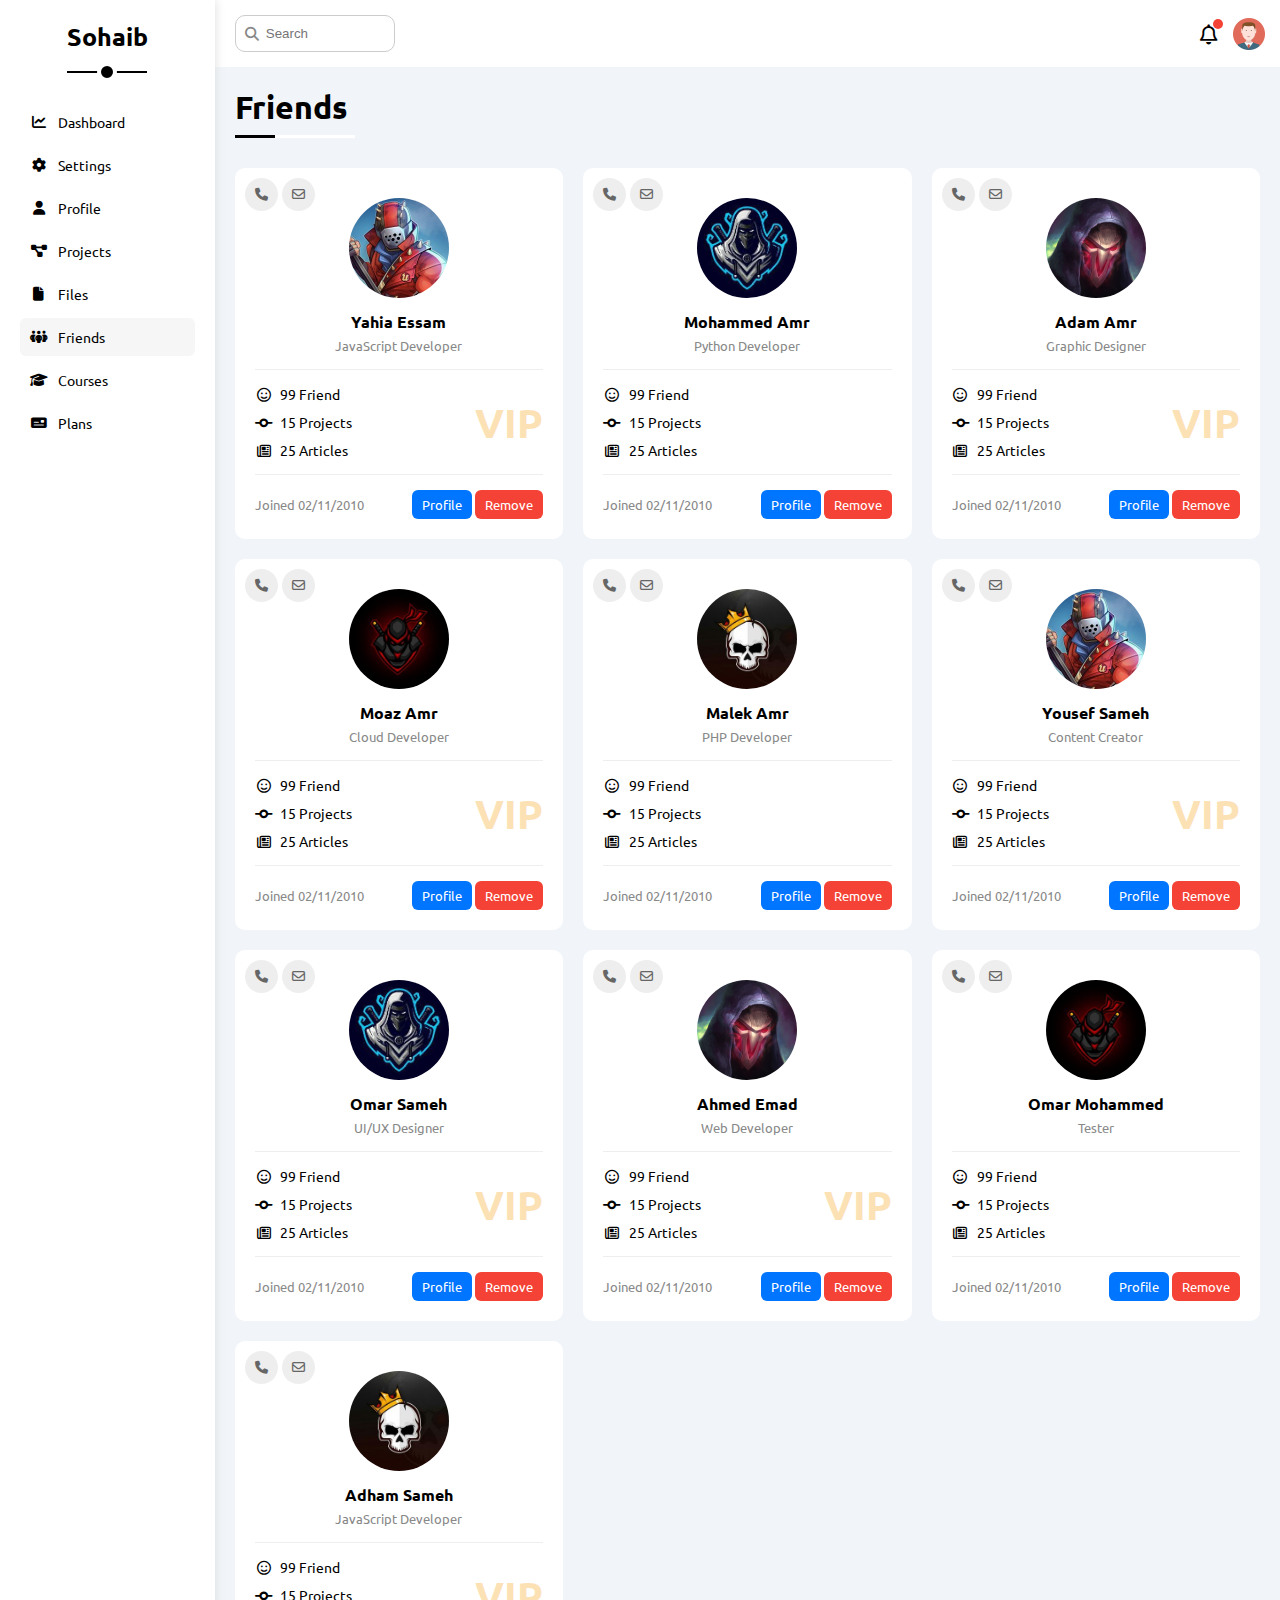
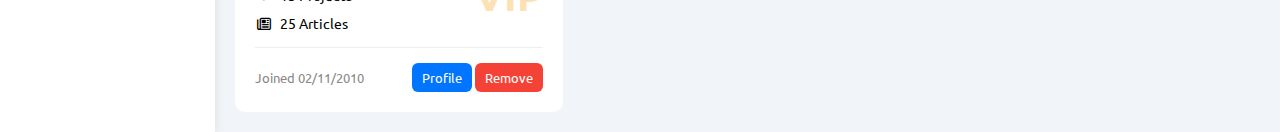
<file: friends.html>
<!DOCTYPE html>
<html lang="en">
  <head>
    <meta charset="UTF-8">
    <meta http-equiv="X-UA-Compatible" content="IE=edge">
    <meta name="viewport" content="width=device-width, initial-scale=1.0">
    <link rel="preconnect" href="https://fonts.googleapis.com">
    <link rel="preconnect" href="https://fonts.gstatic.com" crossorigin>
    <link rel="stylesheet" href="https://fonts.googleapis.com/css2?family=Ubuntu:wght@300;500;700&display=swap">
    <link rel="stylesheet" href="css/all.min.css">
    <link rel="stylesheet" href="css/framework.css">
    <link rel="stylesheet" href="css/style.css">
    <title>Friends</title>
  </head>
  <body>
    <div class="page d-flex">
      <!-- Start Sidebar -->
      <div class="sidebar bg-fff p-20 relative">
        <h3 class="relative text-center mt-0">Sohaib</h3>
        <ul>
          <li>
            <a class="d-flex align-center fs-14 c-black rad-6 p-10" href="index.html">
              <i class="fa-solid fa-chart-line fa-fw"></i>
              <span class="fs-14 hide-mobile">Dashboard</span>
            </a>
          </li>

          <li>
            <a class="d-flex align-center fs-14 c-black rad-6 p-10" href="settings.html">
              <i class="fa-solid fa-gear fa-fw"></i>
              <span class="fs-14 hide-mobile">Settings</span>
            </a>
          </li>

          <li>
            <a class="d-flex align-center fs-14 c-black rad-6 p-10" href="profile.html">
              <i class="fa-solid fa-user fa-fw"></i>
              <span class="fs-14 hide-mobile">Profile</span>
            </a>
          </li>

          <li>
            <a class="d-flex align-center fs-14 c-black rad-6 p-10" href="projects.html">
              <i class="fa-solid fa-diagram-project fa-fw"></i>
              <span class="fs-14 hide-mobile">Projects</span>
            </a>
          </li>

          <li>
            <a class="d-flex align-center fs-14 c-black rad-6 p-10" href="files.html">
              <i class="fa-solid fa-file fa-fw"></i>
              <span class="fs-14 hide-mobile">Files</span>
            </a>
          </li>

          <li>
            <a class="active d-flex align-center fs-14 c-black rad-6 p-10" href="friends.html">
              <i class="fa-solid fa-people-group fa-fw"></i>
              <span class="fs-14 hide-mobile">Friends</span>
            </a>
          </li>

          <li>
            <a class="d-flex align-center fs-14 c-black rad-6 p-10" href="courses.html">
              <i class="fa-solid fa-graduation-cap fa-fw"></i>
              <span class="fs-14 hide-mobile">Courses</span>
            </a>
          </li>

          <li>
            <a class="d-flex align-center fs-14 c-black rad-6 p-10" href="plans.html">
              <i class="fa-solid fa-money-check fa-fw"></i>
              <span class="fs-14 hide-mobile">Plans</span>
            </a>
          </li>

        </ul>
      </div>
      <!-- End Sidebar -->

      <div class="content w-full">
        <!-- Start Head -->
        <div class="head bg-fff p-15 between-flex">
          <div class="search relative">
            <input class="p-10" type="search" placeholder="Search">
          </div>
          <div class="icons d-flex align-center">
            <span class="notification relative">
              <i class="fa-regular fa-bell fa-lg"></i>
            </span>
            <img src="imgs/avatar.png" alt="">
          </div>
        </div>
        <!-- End Head -->
        <h1 class="relative">Friends</h1>

        <!-- Start Friends Page -->

        <div class="friends-page d-grid m-20 gap-20">
          <div class="friend widget relative">
            <div class="contact">
              <i class="fa-solid fa-phone bg-eee p-10 rad-half fs-13"></i>
              <i class="fa-regular fa-envelope bg-eee p-10 rad-half fs-13"></i>
            </div>
            <div class="text-center">
              <img class="mt-10 rad-half mb-10 w-100 h-100" src="imgs/friend-01.jpg">
              <h4 class="m-0">Yahia Essam</h4>
              <p class="c-grey fs-13 mt-5 mb-0">JavaScript Developer</p>
            </div>
            <div class="info fs-14 mt-15 mb-15 pt-15 pb-15 relative">
              <div class="mb-10">
                <i class="fa-regular fa-face-smile fa-fw mr-5"></i>
                <span>99 Friend</span>
              </div>
              <div class="mb-10">
                <i class="fa-solid fa-code-commit fa-fw mr-5"></i>
                <span>15 Projects</span>
              </div>
              <div>
                <i class="fa-regular fa-newspaper fa-fw mr-5"></i>
                <span>25 Articles</span>
              </div>
              <span class="vip fw-bold c-orange">VIP</span>
            </div>
            <div class="date-control between-flex fs-13">
              <span class="c-grey">Joined 02/11/2010</span>
              <div>
                <a class="bg-blue c-fff btn-shape" href="#">Profile</a>
                <a class="bg-red c-fff btn-shape" href="#">Remove</a>
              </div>
            </div>
          </div>
          <div class="friend widget relative">
            <div class="contact">
              <i class="fa-solid fa-phone bg-eee p-10 rad-half fs-13"></i>
              <i class="fa-regular fa-envelope bg-eee p-10 rad-half fs-13"></i>
            </div>
            <div class="text-center">
              <img class="mt-10 rad-half mb-10 w-100 h-100" src="imgs/friend-02.jpg">
              <h4 class="m-0">Mohammed Amr</h4>
              <p class="c-grey fs-13 mt-5 mb-0">Python Developer</p>
            </div>
            <div class="info fs-14 mt-15 mb-15 pt-15 pb-15 relative">
              <div class="mb-10">
                <i class="fa-regular fa-face-smile fa-fw mr-5"></i>
                <span>99 Friend</span>
              </div>
              <div class="mb-10">
                <i class="fa-solid fa-code-commit fa-fw mr-5"></i>
                <span>15 Projects</span>
              </div>
              <div>
                <i class="fa-regular fa-newspaper fa-fw mr-5"></i>
                <span>25 Articles</span>
              </div>
            </div>
            <div class="date-control between-flex fs-13">
              <span class="c-grey">Joined 02/11/2010</span>
              <div>
                <a class="bg-blue c-fff btn-shape" href="#">Profile</a>
                <a class="bg-red c-fff btn-shape" href="#">Remove</a>
              </div>
            </div>
          </div>
          <div class="friend widget relative">
            <div class="contact">
              <i class="fa-solid fa-phone bg-eee p-10 rad-half fs-13"></i>
              <i class="fa-regular fa-envelope bg-eee p-10 rad-half fs-13"></i>
            </div>
            <div class="text-center">
              <img class="mt-10 rad-half mb-10 w-100 h-100" src="imgs/friend-03.jpg">
              <h4 class="m-0">Adam Amr</h4>
              <p class="c-grey fs-13 mt-5 mb-0">Graphic Designer</p>
            </div>
            <div class="info fs-14 mt-15 mb-15 pt-15 pb-15 relative">
              <div class="mb-10">
                <i class="fa-regular fa-face-smile fa-fw mr-5"></i>
                <span>99 Friend</span>
              </div>
              <div class="mb-10">
                <i class="fa-solid fa-code-commit fa-fw mr-5"></i>
                <span>15 Projects</span>
              </div>
              <div>
                <i class="fa-regular fa-newspaper fa-fw mr-5"></i>
                <span>25 Articles</span>
              </div>
              <span class="vip fw-bold c-orange">VIP</span>
            </div>
            <div class="date-control between-flex fs-13">
              <span class="c-grey">Joined 02/11/2010</span>
              <div>
                <a class="bg-blue c-fff btn-shape" href="#">Profile</a>
                <a class="bg-red c-fff btn-shape" href="#">Remove</a>
              </div>
            </div>
          </div>
          <div class="friend widget relative">
            <div class="contact">
              <i class="fa-solid fa-phone bg-eee p-10 rad-half fs-13"></i>
              <i class="fa-regular fa-envelope bg-eee p-10 rad-half fs-13"></i>
            </div>
            <div class="text-center">
              <img class="mt-10 rad-half mb-10 w-100 h-100" src="imgs/friend-04.jpg">
              <h4 class="m-0">Moaz Amr</h4>
              <p class="c-grey fs-13 mt-5 mb-0">Cloud Developer</p>
            </div>
            <div class="info fs-14 mt-15 mb-15 pt-15 pb-15 relative">
              <div class="mb-10">
                <i class="fa-regular fa-face-smile fa-fw mr-5"></i>
                <span>99 Friend</span>
              </div>
              <div class="mb-10">
                <i class="fa-solid fa-code-commit fa-fw mr-5"></i>
                <span>15 Projects</span>
              </div>
              <div>
                <i class="fa-regular fa-newspaper fa-fw mr-5"></i>
                <span>25 Articles</span>
              </div>
              <span class="vip fw-bold c-orange">VIP</span>
            </div>
            <div class="date-control between-flex fs-13">
              <span class="c-grey">Joined 02/11/2010</span>
              <div>
                <a class="bg-blue c-fff btn-shape" href="#">Profile</a>
                <a class="bg-red c-fff btn-shape" href="#">Remove</a>
              </div>
            </div>
          </div>
          <div class="friend widget relative">
            <div class="contact">
              <i class="fa-solid fa-phone bg-eee p-10 rad-half fs-13"></i>
              <i class="fa-regular fa-envelope bg-eee p-10 rad-half fs-13"></i>
            </div>
            <div class="text-center">
              <img class="mt-10 rad-half mb-10 w-100 h-100" src="imgs/friend-05.jpg">
              <h4 class="m-0">Malek Amr</h4>
              <p class="c-grey fs-13 mt-5 mb-0">PHP Developer</p>
            </div>
            <div class="info fs-14 mt-15 mb-15 pt-15 pb-15 relative">
              <div class="mb-10">
                <i class="fa-regular fa-face-smile fa-fw mr-5"></i>
                <span>99 Friend</span>
              </div>
              <div class="mb-10">
                <i class="fa-solid fa-code-commit fa-fw mr-5"></i>
                <span>15 Projects</span>
              </div>
              <div>
                <i class="fa-regular fa-newspaper fa-fw mr-5"></i>
                <span>25 Articles</span>
              </div>
            </div>
            <div class="date-control between-flex fs-13">
              <span class="c-grey">Joined 02/11/2010</span>
              <div>
                <a class="bg-blue c-fff btn-shape" href="#">Profile</a>
                <a class="bg-red c-fff btn-shape" href="#">Remove</a>
              </div>
            </div>
          </div>
          <div class="friend widget relative">
            <div class="contact">
              <i class="fa-solid fa-phone bg-eee p-10 rad-half fs-13"></i>
              <i class="fa-regular fa-envelope bg-eee p-10 rad-half fs-13"></i>
            </div>
            <div class="text-center">
              <img class="mt-10 rad-half mb-10 w-100 h-100" src="imgs/friend-01.jpg">
              <h4 class="m-0">Yousef Sameh</h4>
              <p class="c-grey fs-13 mt-5 mb-0">Content Creator</p>
            </div>
            <div class="info fs-14 mt-15 mb-15 pt-15 pb-15 relative">
              <div class="mb-10">
                <i class="fa-regular fa-face-smile fa-fw mr-5"></i>
                <span>99 Friend</span>
              </div>
              <div class="mb-10">
                <i class="fa-solid fa-code-commit fa-fw mr-5"></i>
                <span>15 Projects</span>
              </div>
              <div>
                <i class="fa-regular fa-newspaper fa-fw mr-5"></i>
                <span>25 Articles</span>
              </div>
              <span class="vip fw-bold c-orange">VIP</span>
            </div>
            <div class="date-control between-flex fs-13">
              <span class="c-grey">Joined 02/11/2010</span>
              <div>
                <a class="bg-blue c-fff btn-shape" href="#">Profile</a>
                <a class="bg-red c-fff btn-shape" href="#">Remove</a>
              </div>
            </div>
          </div>
          <div class="friend widget relative">
            <div class="contact">
              <i class="fa-solid fa-phone bg-eee p-10 rad-half fs-13"></i>
              <i class="fa-regular fa-envelope bg-eee p-10 rad-half fs-13"></i>
            </div>
            <div class="text-center">
              <img class="mt-10 rad-half mb-10 w-100 h-100" src="imgs/friend-02.jpg">
              <h4 class="m-0">Omar Sameh</h4>
              <p class="c-grey fs-13 mt-5 mb-0">UI/UX Designer</p>
            </div>
            <div class="info fs-14 mt-15 mb-15 pt-15 pb-15 relative">
              <div class="mb-10">
                <i class="fa-regular fa-face-smile fa-fw mr-5"></i>
                <span>99 Friend</span>
              </div>
              <div class="mb-10">
                <i class="fa-solid fa-code-commit fa-fw mr-5"></i>
                <span>15 Projects</span>
              </div>
              <div>
                <i class="fa-regular fa-newspaper fa-fw mr-5"></i>
                <span>25 Articles</span>
              </div>
              <span class="vip fw-bold c-orange">VIP</span>
            </div>
            <div class="date-control between-flex fs-13">
              <span class="c-grey">Joined 02/11/2010</span>
              <div>
                <a class="bg-blue c-fff btn-shape" href="#">Profile</a>
                <a class="bg-red c-fff btn-shape" href="#">Remove</a>
              </div>
            </div>
          </div>
          <div class="friend widget relative">
            <div class="contact">
              <i class="fa-solid fa-phone bg-eee p-10 rad-half fs-13"></i>
              <i class="fa-regular fa-envelope bg-eee p-10 rad-half fs-13"></i>
            </div>
            <div class="text-center">
              <img class="mt-10 rad-half mb-10 w-100 h-100" src="imgs/friend-03.jpg">
              <h4 class="m-0">Ahmed Emad</h4>
              <p class="c-grey fs-13 mt-5 mb-0">Web Developer</p>
            </div>
            <div class="info fs-14 mt-15 mb-15 pt-15 pb-15 relative">
              <div class="mb-10">
                <i class="fa-regular fa-face-smile fa-fw mr-5"></i>
                <span>99 Friend</span>
              </div>
              <div class="mb-10">
                <i class="fa-solid fa-code-commit fa-fw mr-5"></i>
                <span>15 Projects</span>
              </div>
              <div>
                <i class="fa-regular fa-newspaper fa-fw mr-5"></i>
                <span>25 Articles</span>
              </div>
              <span class="vip fw-bold c-orange">VIP</span>
            </div>
            <div class="date-control between-flex fs-13">
              <span class="c-grey">Joined 02/11/2010</span>
              <div>
                <a class="bg-blue c-fff btn-shape" href="#">Profile</a>
                <a class="bg-red c-fff btn-shape" href="#">Remove</a>
              </div>
            </div>
          </div>
          <div class="friend widget relative">
            <div class="contact">
              <i class="fa-solid fa-phone bg-eee p-10 rad-half fs-13"></i>
              <i class="fa-regular fa-envelope bg-eee p-10 rad-half fs-13"></i>
            </div>
            <div class="text-center">
              <img class="mt-10 rad-half mb-10 w-100 h-100" src="imgs/friend-04.jpg">
              <h4 class="m-0">Omar Mohammed</h4>
              <p class="c-grey fs-13 mt-5 mb-0">Tester</p>
            </div>
            <div class="info fs-14 mt-15 mb-15 pt-15 pb-15 relative">
              <div class="mb-10">
                <i class="fa-regular fa-face-smile fa-fw mr-5"></i>
                <span>99 Friend</span>
              </div>
              <div class="mb-10">
                <i class="fa-solid fa-code-commit fa-fw mr-5"></i>
                <span>15 Projects</span>
              </div>
              <div>
                <i class="fa-regular fa-newspaper fa-fw mr-5"></i>
                <span>25 Articles</span>
              </div>
            </div>
            <div class="date-control between-flex fs-13">
              <span class="c-grey">Joined 02/11/2010</span>
              <div>
                <a class="bg-blue c-fff btn-shape" href="#">Profile</a>
                <a class="bg-red c-fff btn-shape" href="#">Remove</a>
              </div>
            </div>
          </div>
          <div class="friend widget relative">
            <div class="contact">
              <i class="fa-solid fa-phone bg-eee p-10 rad-half fs-13"></i>
              <i class="fa-regular fa-envelope bg-eee p-10 rad-half fs-13"></i>
            </div>
            <div class="text-center">
              <img class="mt-10 rad-half mb-10 w-100 h-100" src="imgs/friend-05.jpg">
              <h4 class="m-0">Adham Sameh</h4>
              <p class="c-grey fs-13 mt-5 mb-0">JavaScript Developer</p>
            </div>
            <div class="info fs-14 mt-15 mb-15 pt-15 pb-15 relative">
              <div class="mb-10">
                <i class="fa-regular fa-face-smile fa-fw mr-5"></i>
                <span>99 Friend</span>
              </div>
              <div class="mb-10">
                <i class="fa-solid fa-code-commit fa-fw mr-5"></i>
                <span>15 Projects</span>
              </div>
              <div>
                <i class="fa-regular fa-newspaper fa-fw mr-5"></i>
                <span>25 Articles</span>
              </div>
              <span class="vip fw-bold c-orange">VIP</span>
            </div>
            <div class="date-control between-flex fs-13">
              <span class="c-grey">Joined 02/11/2010</span>
              <div>
                <a class="bg-blue c-fff btn-shape" href="#">Profile</a>
                <a class="bg-red c-fff btn-shape" href="#">Remove</a>
              </div>
            </div>
          </div>
        </div>

        <!-- End Friends Page -->

      </div>
    </div>
  </body>
</html>
</file>
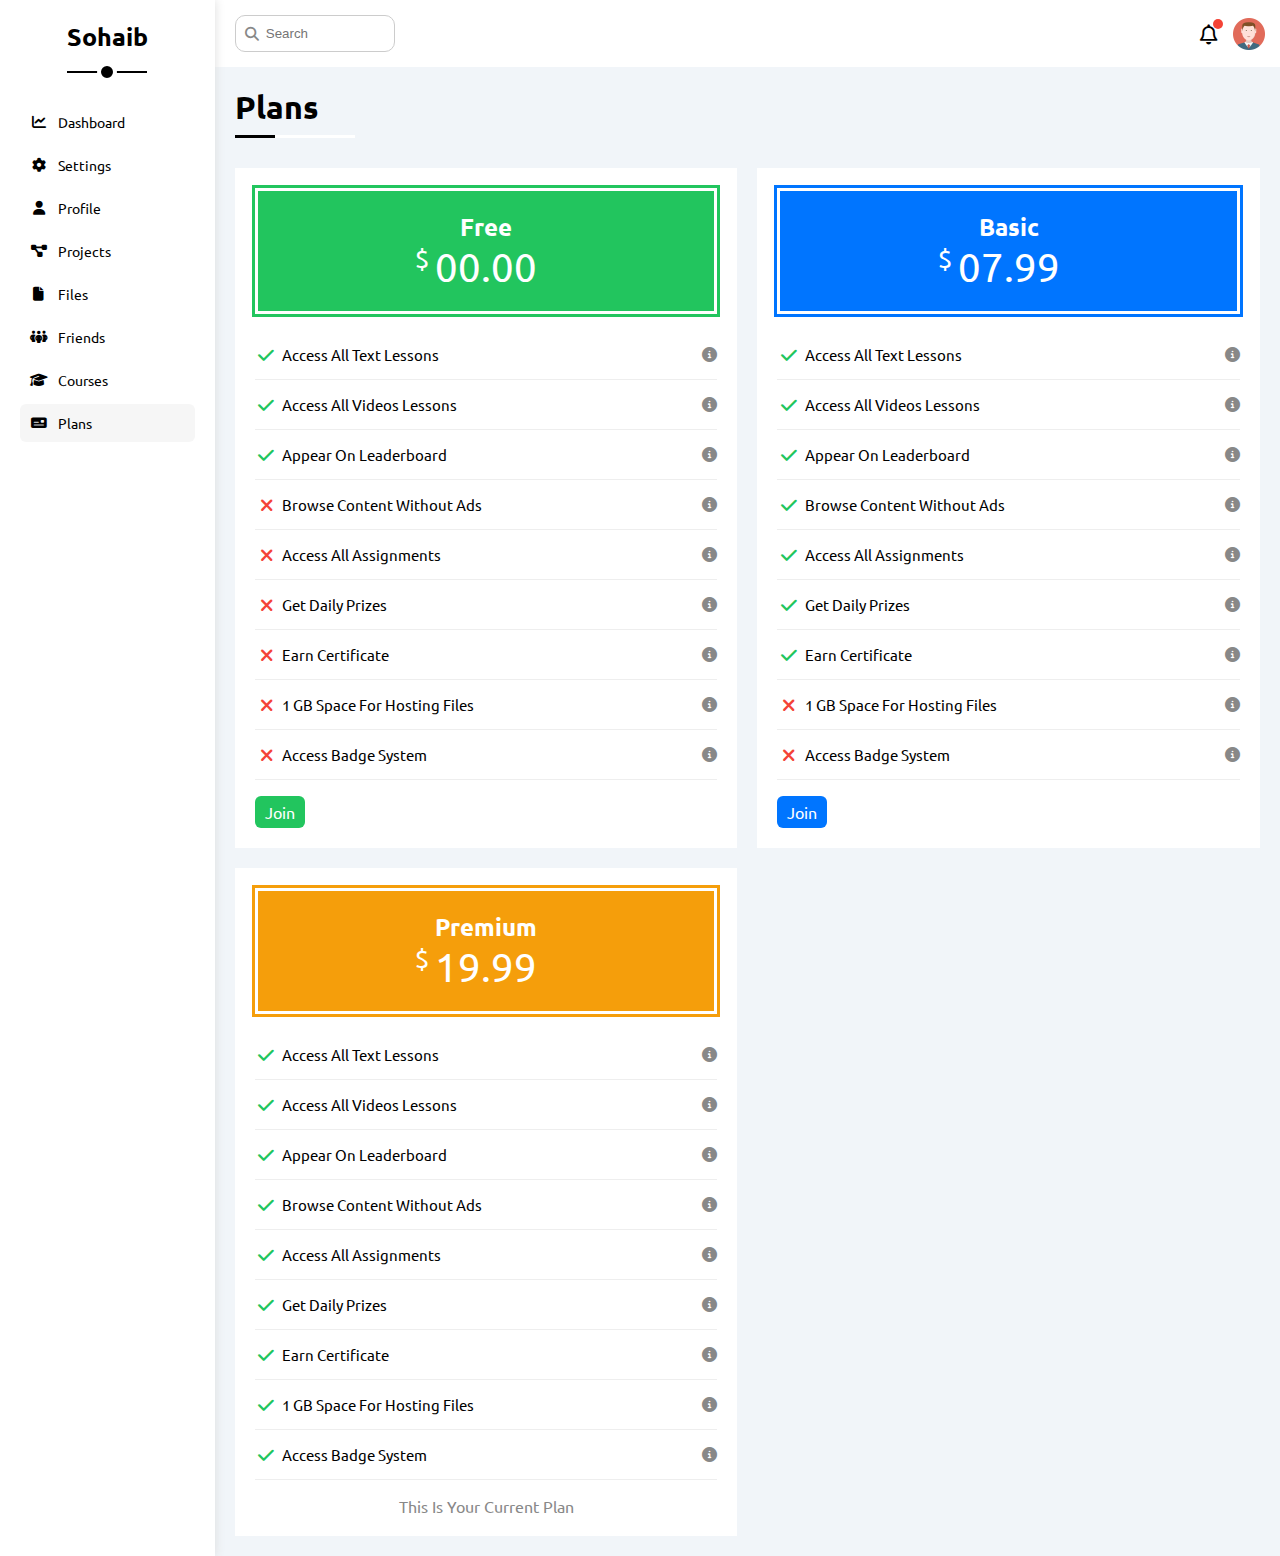
<file: plans.html>
<!DOCTYPE html>
<html lang="en">
  <head>
    <meta charset="UTF-8">
    <meta http-equiv="X-UA-Compatible" content="IE=edge">
    <meta name="viewport" content="width=device-width, initial-scale=1.0">
    <link rel="preconnect" href="https://fonts.googleapis.com">
    <link rel="preconnect" href="https://fonts.gstatic.com" crossorigin>
    <link rel="stylesheet" href="https://fonts.googleapis.com/css2?family=Ubuntu:wght@300;500;700&display=swap">
    <link rel="stylesheet" href="css/all.min.css">
    <link rel="stylesheet" href="css/framework.css">
    <link rel="stylesheet" href="css/style.css">
    <title>Plans</title>
  </head>
  <body>
    <div class="page d-flex">
      <!-- Start Sidebar -->
      <div class="sidebar bg-fff p-20 relative">
        <h3 class="relative text-center mt-0">Sohaib</h3>
        <ul>
          <li>
            <a class="d-flex align-center fs-14 c-black rad-6 p-10" href="index.html">
              <i class="fa-solid fa-chart-line fa-fw"></i>
              <span class="fs-14 hide-mobile">Dashboard</span>
            </a>
          </li>

          <li>
            <a class="d-flex align-center fs-14 c-black rad-6 p-10" href="settings.html">
              <i class="fa-solid fa-gear fa-fw"></i>
              <span class="fs-14 hide-mobile">Settings</span>
            </a>
          </li>

          <li>
            <a class="d-flex align-center fs-14 c-black rad-6 p-10" href="profile.html">
              <i class="fa-solid fa-user fa-fw"></i>
              <span class="fs-14 hide-mobile">Profile</span>
            </a>
          </li>

          <li>
            <a class="d-flex align-center fs-14 c-black rad-6 p-10" href="projects.html">
              <i class="fa-solid fa-diagram-project fa-fw"></i>
              <span class="fs-14 hide-mobile">Projects</span>
            </a>
          </li>

          <li>
            <a class="d-flex align-center fs-14 c-black rad-6 p-10" href="files.html">
              <i class="fa-solid fa-file fa-fw"></i>
              <span class="fs-14 hide-mobile">Files</span>
            </a>
          </li>

          <li>
            <a class="d-flex align-center fs-14 c-black rad-6 p-10" href="friends.html">
              <i class="fa-solid fa-people-group fa-fw"></i>
              <span class="fs-14 hide-mobile">Friends</span>
            </a>
          </li>

          <li>
            <a class="d-flex align-center fs-14 c-black rad-6 p-10" href="courses.html">
              <i class="fa-solid fa-graduation-cap fa-fw"></i>
              <span class="fs-14 hide-mobile">Courses</span>
            </a>
          </li>

          <li>
            <a class="active d-flex align-center fs-14 c-black rad-6 p-10" href="plans.html">
              <i class="fa-solid fa-money-check fa-fw"></i>
              <span class="fs-14 hide-mobile">Plans</span>
            </a>
          </li>

        </ul>
      </div>
      <!-- End Sidebar -->

      <div class="content w-full">
        <!-- Start Head -->
        <div class="head bg-fff p-15 between-flex">
          <div class="search relative">
            <input class="p-10" type="search" placeholder="Search">
          </div>
          <div class="icons d-flex align-center">
            <span class="notification relative">
              <i class="fa-regular fa-bell fa-lg"></i>
            </span>
            <img src="imgs/avatar.png" alt="">
          </div>
        </div>
        <!-- End Head -->
        <h1 class="relative">Plans</h1>

        <!-- Start Plans Page -->
        <div class="plans-page d-grid m-20 gap-20">
          <div class="plan green bg-fff p-20">
            <div class="top bg-green text-center p-20">
              <h2 class="m-0 c-fff">Free</h2>
              <div class="price c-fff"><span>$</span>00.00</div>
            </div>
            <ul>
              <li>
                <i class="fa-solid fa-check fa-fw yes"></i>
                Access All Text Lessons
                <i class="fa-solid fa-circle-info help"></i>
              </li>
              <li>
                <i class="fa-solid fa-check fa-fw yes"></i>
                Access All Videos Lessons
                <i class="fa-solid fa-circle-info help"></i>
              </li>
              <li>
                <i class="fa-solid fa-check fa-fw yes"></i>
                Appear On Leaderboard
                <i class="fa-solid fa-circle-info help"></i>
              </li>
              <li>
                <i class="fa-solid fa-xmark fa-fw"></i>
                Browse Content Without Ads
                <i class="fa-solid fa-circle-info help"></i>
              </li>
              <li>
                <i class="fa-solid fa-xmark fa-fw"></i>
                Access All Assignments
                <i class="fa-solid fa-circle-info help"></i>
              </li>
              <li>
                <i class="fa-solid fa-xmark fa-fw"></i>
                Get Daily Prizes
                <i class="fa-solid fa-circle-info help"></i>
              </li>
              <li>
                <i class="fa-solid fa-xmark fa-fw"></i>
                Earn Certificate
                <i class="fa-solid fa-circle-info help"></i>
              </li>
              <li>
                <i class="fa-solid fa-xmark fa-fw"></i>
                1 GB Space For Hosting Files
                <i class="fa-solid fa-circle-info help"></i>
              </li>
              <li>
                <i class="fa-solid fa-xmark fa-fw"></i>
                Access Badge System
                <i class="fa-solid fa-circle-info help"></i>
              </li>
            </ul>
            <a class="btn-shape bg-green c-fff d-block w-fit" href="#">Join</a>
          </div>
          <div class="plan blue bg-fff p-20">
            <div class="top bg-blue text-center p-20">
              <h2 class="m-0 c-fff">Basic</h2>
              <div class="price c-fff"><span>$</span>07.99</div>
            </div>
            <ul>
              <li>
                <i class="fa-solid fa-check fa-fw yes"></i>
                Access All Text Lessons
                <i class="fa-solid fa-circle-info help"></i>
              </li>
              <li>
                <i class="fa-solid fa-check fa-fw yes"></i>
                Access All Videos Lessons
                <i class="fa-solid fa-circle-info help"></i>
              </li>
              <li>
                <i class="fa-solid fa-check fa-fw yes"></i>
                Appear On Leaderboard
                <i class="fa-solid fa-circle-info help"></i>
              </li>
              <li>
                <i class="fa-solid fa-check fa-fw yes"></i>
                Browse Content Without Ads
                <i class="fa-solid fa-circle-info help"></i>
              </li>
              <li>
                <i class="fa-solid fa-check fa-fw yes"></i>
                Access All Assignments
                <i class="fa-solid fa-circle-info help"></i>
              </li>
              <li>
                <i class="fa-solid fa-check fa-fw yes"></i>
                Get Daily Prizes
                <i class="fa-solid fa-circle-info help"></i>
              </li>
              <li>
                <i class="fa-solid fa-check fa-fw yes"></i>
                Earn Certificate
                <i class="fa-solid fa-circle-info help"></i>
              </li>
              <li>
                <i class="fa-solid fa-xmark fa-fw"></i>
                1 GB Space For Hosting Files
                <i class="fa-solid fa-circle-info help"></i>
              </li>
              <li>
                <i class="fa-solid fa-xmark fa-fw"></i>
                Access Badge System
                <i class="fa-solid fa-circle-info help"></i>
              </li>
            </ul>
            <a class="btn-shape bg-blue c-fff d-block w-fit" href="#">Join</a>
          </div>
          <div class="plan orange bg-fff p-20">
            <div class="top bg-orange text-center p-20">
              <h2 class="m-0 c-fff">Premium</h2>
              <div class="price c-fff"><span>$</span>19.99</div>
            </div>
            <ul>
              <li>
                <i class="fa-solid fa-check fa-fw yes"></i>
                Access All Text Lessons
                <i class="fa-solid fa-circle-info help"></i>
              </li>
              <li>
                <i class="fa-solid fa-check fa-fw yes"></i>
                Access All Videos Lessons
                <i class="fa-solid fa-circle-info help"></i>
              </li>
              <li>
                <i class="fa-solid fa-check fa-fw yes"></i>
                Appear On Leaderboard
                <i class="fa-solid fa-circle-info help"></i>
              </li>
              <li>
                <i class="fa-solid fa-check fa-fw yes"></i>
                Browse Content Without Ads
                <i class="fa-solid fa-circle-info help"></i>
              </li>
              <li>
                <i class="fa-solid fa-check fa-fw yes"></i>
                Access All Assignments
                <i class="fa-solid fa-circle-info help"></i>
              </li>
              <li>
                <i class="fa-solid fa-check fa-fw yes"></i>
                Get Daily Prizes
                <i class="fa-solid fa-circle-info help"></i>
              </li>
              <li>
                <i class="fa-solid fa-check fa-fw yes"></i>
                Earn Certificate
                <i class="fa-solid fa-circle-info help"></i>
              </li>
              <li>
                <i class="fa-solid fa-check fa-fw yes"></i>
                1 GB Space For Hosting Files
                <i class="fa-solid fa-circle-info help"></i>
              </li>
              <li>
                <i class="fa-solid fa-check fa-fw yes"></i>
                Access Badge System
                <i class="fa-solid fa-circle-info help"></i>
              </li>
            </ul>
            <p class="c-grey m-0 text-center">This Is Your Current Plan</p>
          </div>
        </div>
        <!-- End Palns Page -->

      </div>
    </div>
  </body>
</html>
</file>
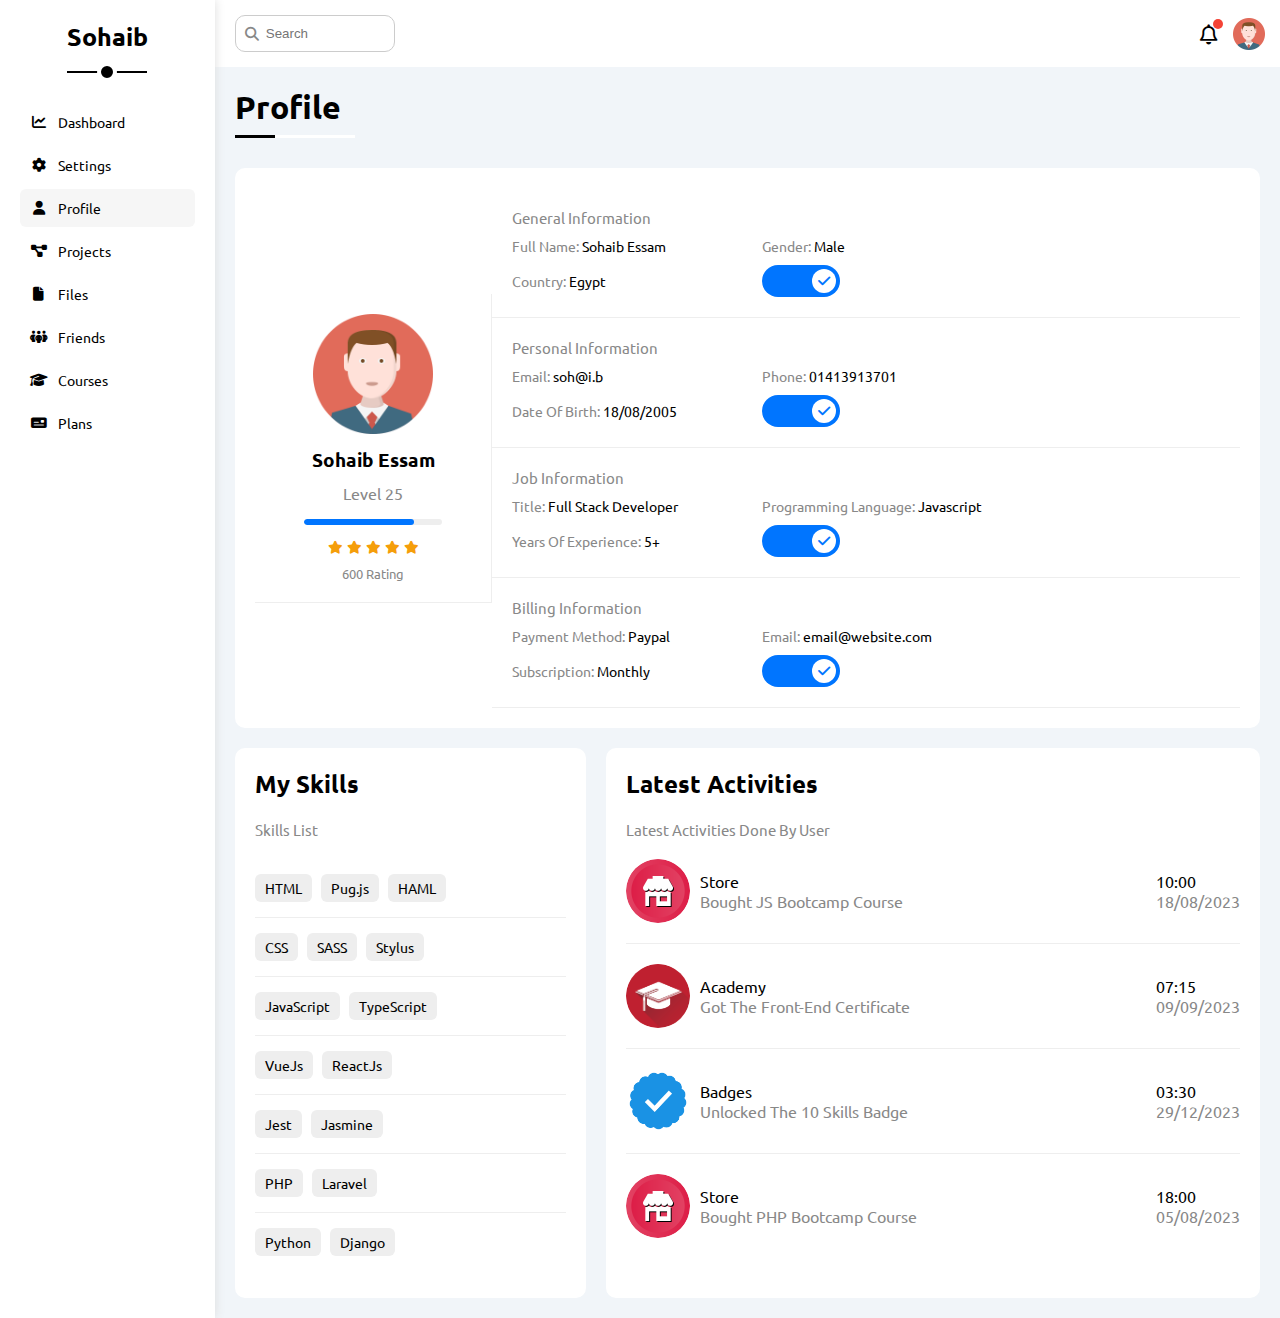
<file: profile.html>
<!DOCTYPE html>
<html lang="en">
  <head>
    <meta charset="UTF-8">
    <meta http-equiv="X-UA-Compatible" content="IE=edge">
    <meta name="viewport" content="width=device-width, initial-scale=1.0">
    <link rel="preconnect" href="https://fonts.googleapis.com">
    <link rel="preconnect" href="https://fonts.gstatic.com" crossorigin>
    <link rel="stylesheet" href="https://fonts.googleapis.com/css2?family=Ubuntu:wght@300;500;700&display=swap">
    <link rel="stylesheet" href="css/all.min.css">
    <link rel="stylesheet" href="css/framework.css">
    <link rel="stylesheet" href="css/style.css">
    <title>Profile</title>
  </head>
  <body>
    <div class="page d-flex">
      <!-- Start Sidebar -->
      <div class="sidebar bg-fff p-20 relative">
        <h3 class="relative text-center mt-0">Sohaib</h3>
        <ul>
          <li>
            <a class="d-flex align-center fs-14 c-black rad-6 p-10" href="index.html">
              <i class="fa-solid fa-chart-line fa-fw"></i>
              <span class="fs-14 hide-mobile">Dashboard</span>
            </a>
          </li>

          <li>
            <a class="d-flex align-center fs-14 c-black rad-6 p-10" href="settings.html">
              <i class="fa-solid fa-gear fa-fw"></i>
              <span class="fs-14 hide-mobile">Settings</span>
            </a>
          </li>

          <li>
            <a class="active d-flex align-center fs-14 c-black rad-6 p-10" href="profile.html">
              <i class="fa-solid fa-user fa-fw"></i>
              <span class="fs-14 hide-mobile">Profile</span>
            </a>
          </li>

          <li>
            <a class="d-flex align-center fs-14 c-black rad-6 p-10" href="projects.html">
              <i class="fa-solid fa-diagram-project fa-fw"></i>
              <span class="fs-14 hide-mobile">Projects</span>
            </a>
          </li>

          <li>
            <a class="d-flex align-center fs-14 c-black rad-6 p-10" href="files.html">
              <i class="fa-solid fa-file fa-fw"></i>
              <span class="fs-14 hide-mobile">Files</span>
            </a>
          </li>

          <li>
            <a class="d-flex align-center fs-14 c-black rad-6 p-10" href="friends.html">
              <i class="fa-solid fa-people-group fa-fw"></i>
              <span class="fs-14 hide-mobile">Friends</span>
            </a>
          </li>

          <li>
            <a class="d-flex align-center fs-14 c-black rad-6 p-10" href="courses.html">
              <i class="fa-solid fa-graduation-cap fa-fw"></i>
              <span class="fs-14 hide-mobile">Courses</span>
            </a>
          </li>

          <li>
            <a class="d-flex align-center fs-14 c-black rad-6 p-10" href="plans.html">
              <i class="fa-solid fa-money-check fa-fw"></i>
              <span class="fs-14 hide-mobile">Plans</span>
            </a>
          </li>

        </ul>
      </div>
      <!-- End Sidebar -->

      <div class="content w-full">
        <!-- Start Head -->
        <div class="head bg-fff p-15 between-flex">
          <div class="search relative">
            <input class="p-10" type="search" placeholder="Search">
          </div>
          <div class="icons d-flex align-center">
            <span class="notification relative">
              <i class="fa-regular fa-bell fa-lg"></i>
            </span>
            <img src="imgs/avatar.png" alt="">
          </div>
        </div>
        <!-- End Head -->
        <h1 class="relative">Profile</h1>

        <div class="profile-page m-20">
          <div class="overview widget d-flex align-center">
            <div class="avatar-box text-center p-20">
              <img class="mb-10" src="imgs/avatar.png" alt="">
              <h3 class="m-0">Sohaib Essam</h3>
              <p class="c-grey mt-10">Level 25</p>
              <div class="level rad-6 bg-eee relative">
                <span class="bg-blue rad-6" style="width: 80%;"></span>
              </div>
              <div class="rating mt-10 mb-10">
                <i class="fa-solid fa-star c-orange fs-13"></i>
                <i class="fa-solid fa-star c-orange fs-13"></i>
                <i class="fa-solid fa-star c-orange fs-13"></i>
                <i class="fa-solid fa-star c-orange fs-13"></i>
                <i class="fa-solid fa-star c-orange fs-13"></i>
              </div>
              <p class="c-grey m-0 fs-13">600 Rating</p>
            </div>
            <div class="info-box w-full text-center-mobile">
              <!------------------------------>
              <div class="info-row p-20 d-flex align-center f-wrap">
                <h4 class="c-grey fs-15 m-0 w-full">General Information</h4>
                <div class="fs-14">
                  <span class="c-grey">Full Name:</span>
                  <span>Sohaib Essam</span>
                </div>
                <div class="fs-14">
                  <span class="c-grey">Gender:</span>
                  <span>Male</span>
                </div>
                <div class="fs-14">
                  <span class="c-grey">Country:</span>
                  <span>Egypt</span>
                </div>
                <div class="fs-14">
                  <label>
                    <input class="toggle-checkbox" type="checkbox" checked>
                    <div class="toggle-switch relative"></div>
                  </label>
                </div>
              </div>
              <!------------------------------>
              <!------------------------------>
              <div class="info-row p-20 d-flex align-center f-wrap">
                <h4 class="c-grey fs-15 m-0 w-full">Personal Information</h4>
                <div class="fs-14">
                  <span class="c-grey">Email:</span>
                  <span>soh@i.b</span>
                </div>
                <div class="fs-14">
                  <span class="c-grey">Phone:</span>
                  <span>01413913701</span>
                </div>
                <div class="fs-14">
                  <span class="c-grey">Date Of Birth:</span>
                  <span>18/08/2005</span>
                </div>
                <div class="fs-14">
                  <label>
                    <input class="toggle-checkbox" type="checkbox" checked>
                    <div class="toggle-switch relative"></div>
                  </label>
                </div>
              </div>
              <!------------------------------>
              <!------------------------------>
              <div class="info-row p-20 d-flex align-center f-wrap">
                <h4 class="c-grey fs-15 m-0 w-full">Job Information</h4>
                <div class="fs-14">
                  <span class="c-grey">Title:</span>
                  <span>Full Stack Developer</span>
                </div>
                <div class="fs-14">
                  <span class="c-grey">Programming Language:</span>
                  <span>Javascript</span>
                </div>
                <div class="fs-14">
                  <span class="c-grey">Years Of Experience:</span>
                  <span>5+</span>
                </div>
                <div class="fs-14">
                  <label>
                    <input class="toggle-checkbox" type="checkbox" checked>
                    <div class="toggle-switch relative"></div>
                  </label>
                </div>
              </div>
              <!------------------------------>
              <!------------------------------>
              <div class="info-row p-20 d-flex align-center f-wrap">
                <h4 class="c-grey fs-15 m-0 w-full">Billing Information</h4>
                <div class="fs-14">
                  <span class="c-grey">Payment Method:</span>
                  <span>Paypal</span>
                </div>
                <div class="fs-14">
                  <span class="c-grey">Email:</span>
                  <span>email@website.com</span>
                </div>
                <div class="fs-14">
                  <span class="c-grey">Subscription:</span>
                  <span>Monthly</span>
                </div>
                <div class="fs-14">
                  <label>
                    <input class="toggle-checkbox" type="checkbox" checked>
                    <div class="toggle-switch relative"></div>
                  </label>
                </div>
              </div>
              <!------------------------------>
            </div>
          </div>

          <!-- Start Skills And Activities -->

          <div class="skills-act d-flex gap-20">
            <div class="skills-card widget mt-20">
              <h2 class="mt-0 mb-20">My Skills</h2>
              <p class="mt-0 mb-20 c-grey fs-15">Skills List</p>
              <ul class="m-0 text-center-mobile">
                <li>
                  <span class="bg-eee rad-6 fs-14 mr-5">HTML</span>
                  <span class="bg-eee rad-6 fs-14 mr-5">Pug.js</span>
                  <span class="bg-eee rad-6 fs-14">HAML</span>
                </li>
                <li>
                  <span class="bg-eee rad-6 fs-14 mr-5">CSS</span>
                  <span class="bg-eee rad-6 fs-14 mr-5">SASS</span>
                  <span class="bg-eee rad-6 fs-14">Stylus</span>
                </li>
                <li>
                  <span class="bg-eee rad-6 fs-14 mr-5">JavaScript</span>
                  <span class="bg-eee rad-6 fs-14">TypeScript</span>
                </li>
                <li>
                  <span class="bg-eee rad-6 fs-14 mr-5">VueJs</span>
                  <span class="bg-eee rad-6 fs-14">ReactJs</span>
                </li>
                <li>
                  <span class="bg-eee rad-6 fs-14 mr-5">Jest</span>
                  <span class="bg-eee rad-6 fs-14">Jasmine</span>
                </li>
                <li>
                  <span class="bg-eee rad-6 fs-14 mr-5">PHP</span>
                  <span class="bg-eee rad-6 fs-14">Laravel</span>
                </li>
                <li>
                  <span class="bg-eee rad-6 fs-14 mr-5">Python</span>
                  <span class="bg-eee rad-6 fs-14">Django</span>
                </li>
              </ul>
            </div>
            <div class="activities-card widget mt-20">
              <h2 class="mt-0 mb-20">Latest Activities</h2>
              <p class="mt-0 mb-20 c-grey fs-15">Latest Activities Done By User</p>
              <div class="activity d-flex align-center text-center-mobile pb-20 mb-20">
                <img src="imgs/activity-01.png">
                <div class="info">
                  <span class="d-block mb-0">Store</span>
                  <span class="c-grey">Bought JS Bootcamp Course</span>
                </div>
                <div class="date">
                  <span class="d-block mb-0">10:00</span>
                  <span class="c-grey">18/08/2023</span>
                </div>
              </div>
              <div class="activity d-flex align-center text-center-mobile pb-20 mb-20">
                <img src="imgs/activity-02.png">
                <div class="info">
                  <span class="d-block mb-0">Academy</span>
                  <span class="c-grey">Got The Front-End Certificate</span>
                </div>
                <div class="date">
                  <span class="d-block mb-0">07:15</span>
                  <span class="c-grey">09/09/2023</span>
                </div>
              </div>
              <div class="activity d-flex align-center text-center-mobile pb-20 mb-20">
                <img src="imgs/activity-03.png">
                <div class="info">
                  <span class="d-block mb-0">Badges</span>
                  <span class="c-grey">Unlocked The 10 Skills Badge</span>
                </div>
                <div class="date">
                  <span class="d-block mb-0">03:30</span>
                  <span class="c-grey">29/12/2023</span>
                </div>
              </div>
              <div class="activity d-flex align-center text-center-mobile pb-20 mb-20">
                <img src="imgs/activity-01.png">
                <div class="info">
                  <span class="d-block mb-0">Store</span>
                  <span class="c-grey">Bought PHP Bootcamp Course</span>
                </div>
                <div class="date">
                  <span class="d-block mb-0">18:00</span>
                  <span class="c-grey">05/08/2023</span>
                </div>
              </div>
            </div>
          </div>

          <!-- End Skills And Activities -->

        </div>
      </div>
    </div>
  </body>
</html>
</file>
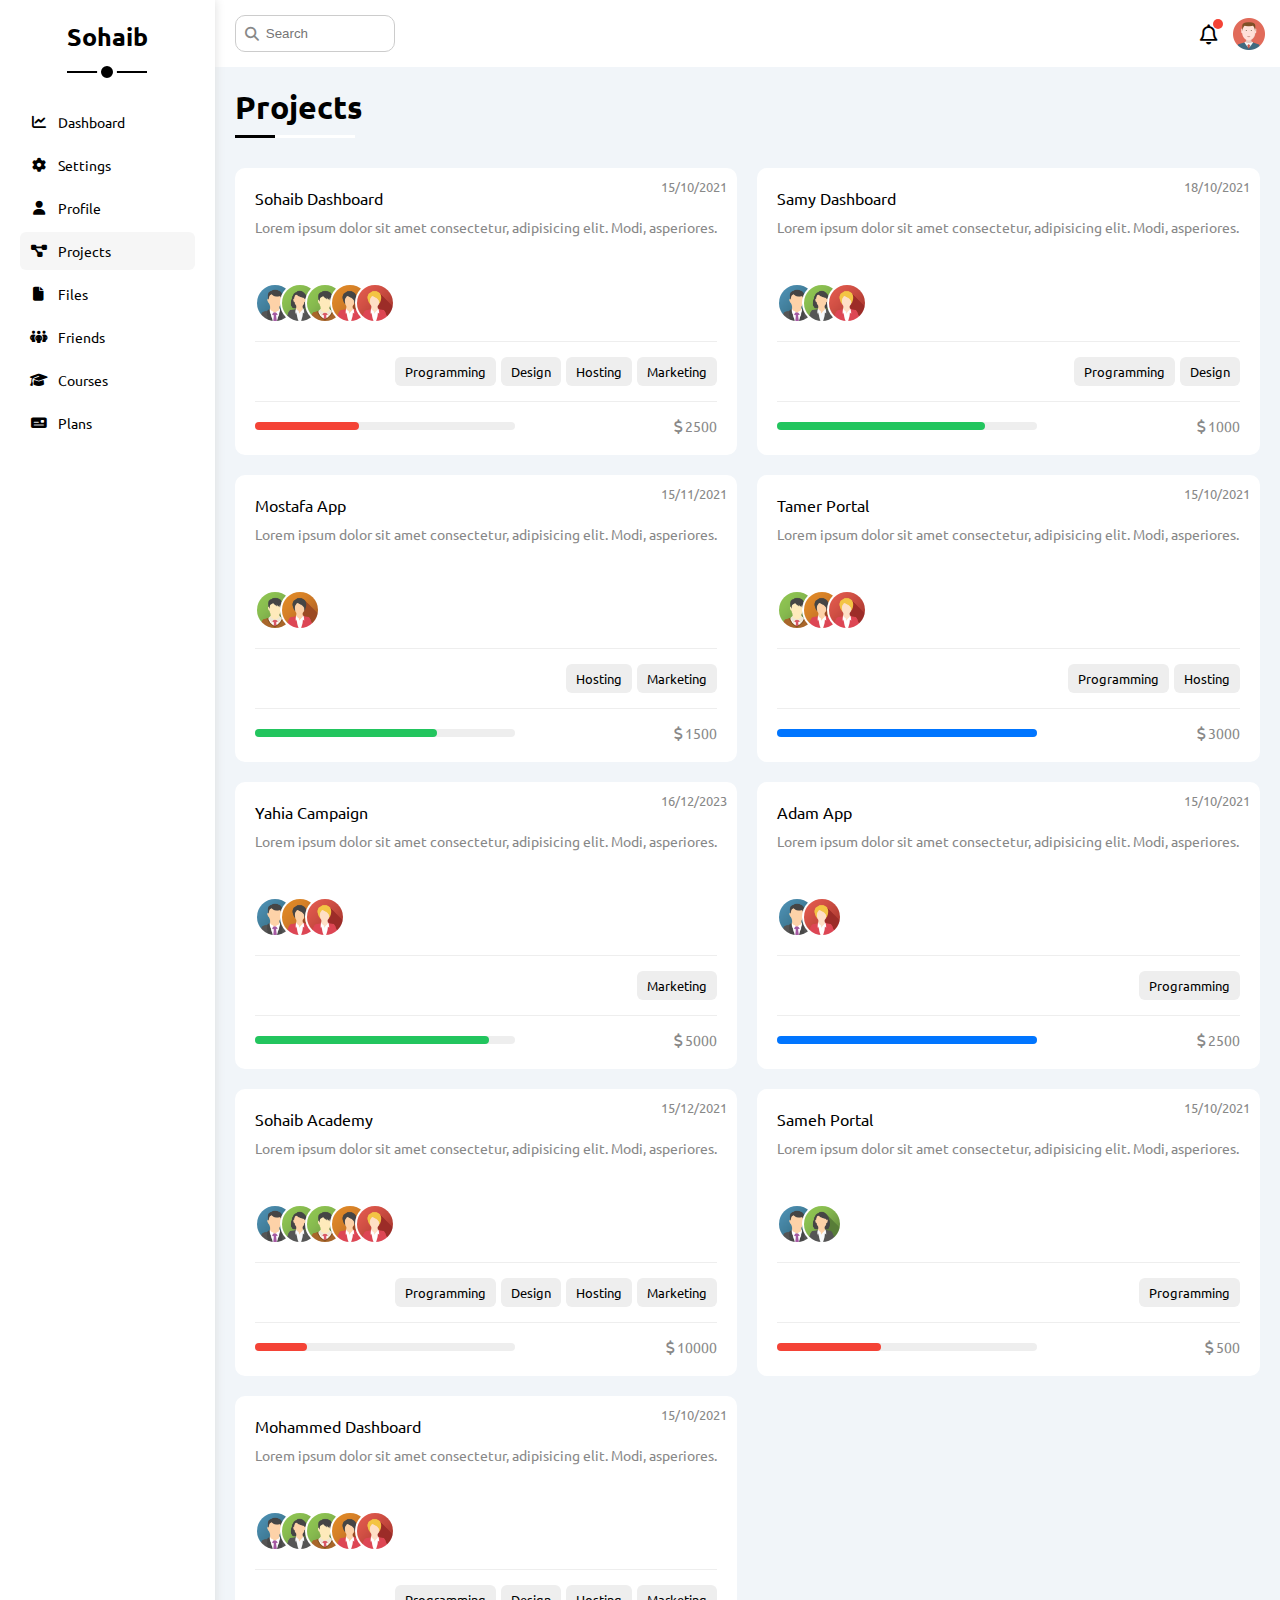
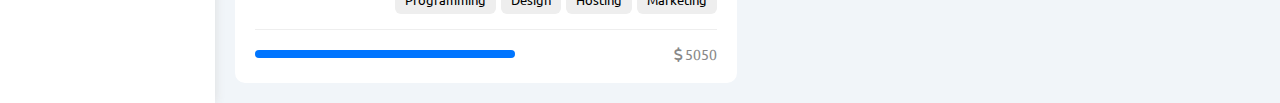
<file: projects.html>
<!DOCTYPE html>
<html lang="en">
  <head>
    <meta charset="UTF-8">
    <meta http-equiv="X-UA-Compatible" content="IE=edge">
    <meta name="viewport" content="width=device-width, initial-scale=1.0">
    <link rel="preconnect" href="https://fonts.googleapis.com">
    <link rel="preconnect" href="https://fonts.gstatic.com" crossorigin>
    <link rel="stylesheet" href="https://fonts.googleapis.com/css2?family=Ubuntu:wght@300;500;700&display=swap">
    <link rel="stylesheet" href="css/all.min.css">
    <link rel="stylesheet" href="css/framework.css">
    <link rel="stylesheet" href="css/style.css">
    <title>Projects</title>
  </head>
  <body>
    <div class="page d-flex">
      <!-- Start Sidebar -->
      <div class="sidebar bg-fff p-20 relative">
        <h3 class="relative text-center mt-0">Sohaib</h3>
        <ul>
          <li>
            <a class="d-flex align-center fs-14 c-black rad-6 p-10" href="index.html">
              <i class="fa-solid fa-chart-line fa-fw"></i>
              <span class="fs-14 hide-mobile">Dashboard</span>
            </a>
          </li>

          <li>
            <a class="d-flex align-center fs-14 c-black rad-6 p-10" href="settings.html">
              <i class="fa-solid fa-gear fa-fw"></i>
              <span class="fs-14 hide-mobile">Settings</span>
            </a>
          </li>

          <li>
            <a class="d-flex align-center fs-14 c-black rad-6 p-10" href="profile.html">
              <i class="fa-solid fa-user fa-fw"></i>
              <span class="fs-14 hide-mobile">Profile</span>
            </a>
          </li>

          <li>
            <a class="active d-flex align-center fs-14 c-black rad-6 p-10" href="projects.html">
              <i class="fa-solid fa-diagram-project fa-fw"></i>
              <span class="fs-14 hide-mobile">Projects</span>
            </a>
          </li>

          <li>
            <a class="d-flex align-center fs-14 c-black rad-6 p-10" href="files.html">
              <i class="fa-solid fa-file fa-fw"></i>
              <span class="fs-14 hide-mobile">Files</span>
            </a>
          </li>

          <li>
            <a class="d-flex align-center fs-14 c-black rad-6 p-10" href="friends.html">
              <i class="fa-solid fa-people-group fa-fw"></i>
              <span class="fs-14 hide-mobile">Friends</span>
            </a>
          </li>

          <li>
            <a class="d-flex align-center fs-14 c-black rad-6 p-10" href="courses.html">
              <i class="fa-solid fa-graduation-cap fa-fw"></i>
              <span class="fs-14 hide-mobile">Courses</span>
            </a>
          </li>

          <li>
            <a class="d-flex align-center fs-14 c-black rad-6 p-10" href="plans.html">
              <i class="fa-solid fa-money-check fa-fw"></i>
              <span class="fs-14 hide-mobile">Plans</span>
            </a>
          </li>

        </ul>
      </div>
      <!-- End Sidebar -->

      <div class="content w-full">
        <!-- Start Head -->
        <div class="head bg-fff p-15 between-flex">
          <div class="search relative">
            <input class="p-10" type="search" placeholder="Search">
          </div>
          <div class="icons d-flex align-center">
            <span class="notification relative">
              <i class="fa-regular fa-bell fa-lg"></i>
            </span>
            <img src="imgs/avatar.png" alt="">
          </div>
        </div>
        <!-- End Head -->
        <h1 class="relative">Projects</h1>

        <!-- Start Projects Page -->

        <div class="projects-page d-grid m-20 gap-20">
          <!----------------------------------------------------------->
          <div class="project widget relative">
            <span class="date fs-13 c-grey">15/10/2021</span>
            <h4 class="m-0">Sohaib Dashboard</h4>
            <p class="c-grey mt-10 mb-10 fs-14">Lorem ipsum dolor sit amet consectetur, adipisicing elit. Modi, asperiores.</p>
            <div class="team relative">
              <a href="#"><img src="imgs/team-01.png" alt=""></a>
              <a href="#"><img src="imgs/team-02.png" alt=""></a>
              <a href="#"><img src="imgs/team-03.png" alt=""></a>
              <a href="#"><img src="imgs/team-04.png" alt=""></a>
              <a href="#"><img src="imgs/team-05.png" alt=""></a>
            </div>
            <div class="services d-flex">
              <span class="btn-shape fs-13 ml-5 bg-eee">Programming</span>
              <span class="btn-shape fs-13 ml-5 bg-eee">Design</span>
              <span class="btn-shape fs-13 ml-5 bg-eee">Hosting</span>
              <span class="btn-shape fs-13 ml-5 bg-eee">Marketing</span>
            </div>
            <div class="info between-flex">
              <div class="progress bg-eee relative rad-6">
                <span class="bg-red" style="width: 40%;"></span>
              </div>
              <div class="fs-14 c-grey">
                <i class="fa-solid fa-dollar-sign"></i>
                2500
              </div>
            </div>
          </div>
          <!----------------------------------------------------------->
          <!----------------------------------------------------------->
          <div class="project widget relative">
            <span class="date fs-13 c-grey">18/10/2021</span>
            <h4 class="m-0">Samy Dashboard</h4>
            <p class="c-grey mt-10 mb-10 fs-14">Lorem ipsum dolor sit amet consectetur, adipisicing elit. Modi, asperiores.</p>
            <div class="team relative">
              <a href="#"><img src="imgs/team-01.png" alt=""></a>
              <a href="#"><img src="imgs/team-02.png" alt=""></a>
              <a href="#"><img src="imgs/team-05.png" alt=""></a>
            </div>
            <div class="services d-flex">
              <span class="btn-shape fs-13 ml-5 bg-eee">Programming</span>
              <span class="btn-shape fs-13 ml-5 bg-eee">Design</span>
            </div>
            <div class="info between-flex">
              <div class="progress bg-eee relative rad-6">
                <span class="bg-green" style="width: 80%;"></span>
              </div>
              <div class="fs-14 c-grey">
                <i class="fa-solid fa-dollar-sign"></i>
                1000
              </div>
            </div>
          </div>
          <!----------------------------------------------------------->
          <!----------------------------------------------------------->
          <div class="project widget relative">
            <span class="date fs-13 c-grey">15/11/2021</span>
            <h4 class="m-0">Mostafa App</h4>
            <p class="c-grey mt-10 mb-10 fs-14">Lorem ipsum dolor sit amet consectetur, adipisicing elit. Modi, asperiores.</p>
            <div class="team relative">
              <a href="#"><img src="imgs/team-03.png" alt=""></a>
              <a href="#"><img src="imgs/team-04.png" alt=""></a>
            </div>
            <div class="services d-flex">
              <span class="btn-shape fs-13 ml-5 bg-eee">Hosting</span>
              <span class="btn-shape fs-13 ml-5 bg-eee">Marketing</span>
            </div>
            <div class="info between-flex">
              <div class="progress bg-eee relative rad-6">
                <span class="bg-green" style="width: 70%;"></span>
              </div>
              <div class="fs-14 c-grey">
                <i class="fa-solid fa-dollar-sign"></i>
                1500
              </div>
            </div>
          </div>
          <!----------------------------------------------------------->
          <!----------------------------------------------------------->
          <div class="project widget relative">
            <span class="date fs-13 c-grey">15/10/2021</span>
            <h4 class="m-0">Tamer Portal</h4>
            <p class="c-grey mt-10 mb-10 fs-14">Lorem ipsum dolor sit amet consectetur, adipisicing elit. Modi, asperiores.</p>
            <div class="team relative">
              <a href="#"><img src="imgs/team-03.png" alt=""></a>
              <a href="#"><img src="imgs/team-04.png" alt=""></a>
              <a href="#"><img src="imgs/team-05.png" alt=""></a>
            </div>
            <div class="services d-flex">
              <span class="btn-shape fs-13 ml-5 bg-eee">Programming</span>
              <span class="btn-shape fs-13 ml-5 bg-eee">Hosting</span>
            </div>
            <div class="info between-flex">
              <div class="progress bg-eee relative rad-6">
                <span class="bg-blue" style="width: 100%;"></span>
              </div>
              <div class="fs-14 c-grey">
                <i class="fa-solid fa-dollar-sign"></i>
                3000
              </div>
            </div>
          </div>
          <!----------------------------------------------------------->
          <!----------------------------------------------------------->
          <div class="project widget relative">
            <span class="date fs-13 c-grey">16/12/2023</span>
            <h4 class="m-0">Yahia Campaign</h4>
            <p class="c-grey mt-10 mb-10 fs-14">Lorem ipsum dolor sit amet consectetur, adipisicing elit. Modi, asperiores.</p>
            <div class="team relative">
              <a href="#"><img src="imgs/team-01.png" alt=""></a>
              <a href="#"><img src="imgs/team-04.png" alt=""></a>
              <a href="#"><img src="imgs/team-05.png" alt=""></a>
            </div>
            <div class="services d-flex">
              <span class="btn-shape fs-13 ml-5 bg-eee">Marketing</span>
            </div>
            <div class="info between-flex">
              <div class="progress bg-eee relative rad-6">
                <span class="bg-green" style="width: 90%;"></span>
              </div>
              <div class="fs-14 c-grey">
                <i class="fa-solid fa-dollar-sign"></i>
                5000
              </div>
            </div>
          </div>
          <!----------------------------------------------------------->
          <!----------------------------------------------------------->
          <div class="project widget relative">
            <span class="date fs-13 c-grey">15/10/2021</span>
            <h4 class="m-0">Adam App</h4>
            <p class="c-grey mt-10 mb-10 fs-14">Lorem ipsum dolor sit amet consectetur, adipisicing elit. Modi, asperiores.</p>
            <div class="team relative">
              <a href="#"><img src="imgs/team-01.png" alt=""></a>
              <a href="#"><img src="imgs/team-05.png" alt=""></a>
            </div>
            <div class="services d-flex">
              <span class="btn-shape fs-13 ml-5 bg-eee">Programming</span>
            </div>
            <div class="info between-flex">
              <div class="progress bg-eee relative rad-6">
                <span class="bg-blue" style="width: 100%;"></span>
              </div>
              <div class="fs-14 c-grey">
                <i class="fa-solid fa-dollar-sign"></i>
                2500
              </div>
            </div>
          </div>
          <!----------------------------------------------------------->
          <!----------------------------------------------------------->
          <div class="project widget relative">
            <span class="date fs-13 c-grey">15/12/2021</span>
            <h4 class="m-0">Sohaib Academy</h4>
            <p class="c-grey mt-10 mb-10 fs-14">Lorem ipsum dolor sit amet consectetur, adipisicing elit. Modi, asperiores.</p>
            <div class="team relative">
              <a href="#"><img src="imgs/team-01.png" alt=""></a>
              <a href="#"><img src="imgs/team-02.png" alt=""></a>
              <a href="#"><img src="imgs/team-03.png" alt=""></a>
              <a href="#"><img src="imgs/team-04.png" alt=""></a>
              <a href="#"><img src="imgs/team-05.png" alt=""></a>
            </div>
            <div class="services d-flex">
              <span class="btn-shape fs-13 ml-5 bg-eee">Programming</span>
              <span class="btn-shape fs-13 ml-5 bg-eee">Design</span>
              <span class="btn-shape fs-13 ml-5 bg-eee">Hosting</span>
              <span class="btn-shape fs-13 ml-5 bg-eee">Marketing</span>
            </div>
            <div class="info between-flex">
              <div class="progress bg-eee relative rad-6">
                <span class="bg-red" style="width: 20%;"></span>
              </div>
              <div class="fs-14 c-grey">
                <i class="fa-solid fa-dollar-sign"></i>
                10000
              </div>
            </div>
          </div>
          <!----------------------------------------------------------->
          <!----------------------------------------------------------->
          <div class="project widget relative">
            <span class="date fs-13 c-grey">15/10/2021</span>
            <h4 class="m-0">Sameh Portal</h4>
            <p class="c-grey mt-10 mb-10 fs-14">Lorem ipsum dolor sit amet consectetur, adipisicing elit. Modi, asperiores.</p>
            <div class="team relative">
              <a href="#"><img src="imgs/team-01.png" alt=""></a>
              <a href="#"><img src="imgs/team-02.png" alt=""></a>
            </div>
            <div class="services d-flex">
              <span class="btn-shape fs-13 ml-5 bg-eee">Programming</span>
            </div>
            <div class="info between-flex">
              <div class="progress bg-eee relative rad-6">
                <span class="bg-red" style="width: 40%;"></span>
              </div>
              <div class="fs-14 c-grey">
                <i class="fa-solid fa-dollar-sign"></i>
                500
              </div>
            </div>
          </div>
          <!----------------------------------------------------------->
          <!----------------------------------------------------------->
          <div class="project widget relative">
            <span class="date fs-13 c-grey">15/10/2021</span>
            <h4 class="m-0">Mohammed Dashboard</h4>
            <p class="c-grey mt-10 mb-10 fs-14">Lorem ipsum dolor sit amet consectetur, adipisicing elit. Modi, asperiores.</p>
            <div class="team relative">
              <a href="#"><img src="imgs/team-01.png" alt=""></a>
              <a href="#"><img src="imgs/team-02.png" alt=""></a>
              <a href="#"><img src="imgs/team-03.png" alt=""></a>
              <a href="#"><img src="imgs/team-04.png" alt=""></a>
              <a href="#"><img src="imgs/team-05.png" alt=""></a>
            </div>
            <div class="services d-flex">
              <span class="btn-shape fs-13 ml-5 bg-eee">Programming</span>
              <span class="btn-shape fs-13 ml-5 bg-eee">Design</span>
              <span class="btn-shape fs-13 ml-5 bg-eee">Hosting</span>
              <span class="btn-shape fs-13 ml-5 bg-eee">Marketing</span>
            </div>
            <div class="info between-flex">
              <div class="progress bg-eee relative rad-6">
                <span class="bg-blue" style="width: 100%;"></span>
              </div>
              <div class="fs-14 c-grey">
                <i class="fa-solid fa-dollar-sign"></i>
                5050
              </div>
            </div>
          </div>
          <!----------------------------------------------------------->
        </div>

        <!-- End Projects  -->

      </div>
    </div>
  </body>
</html>
</file>
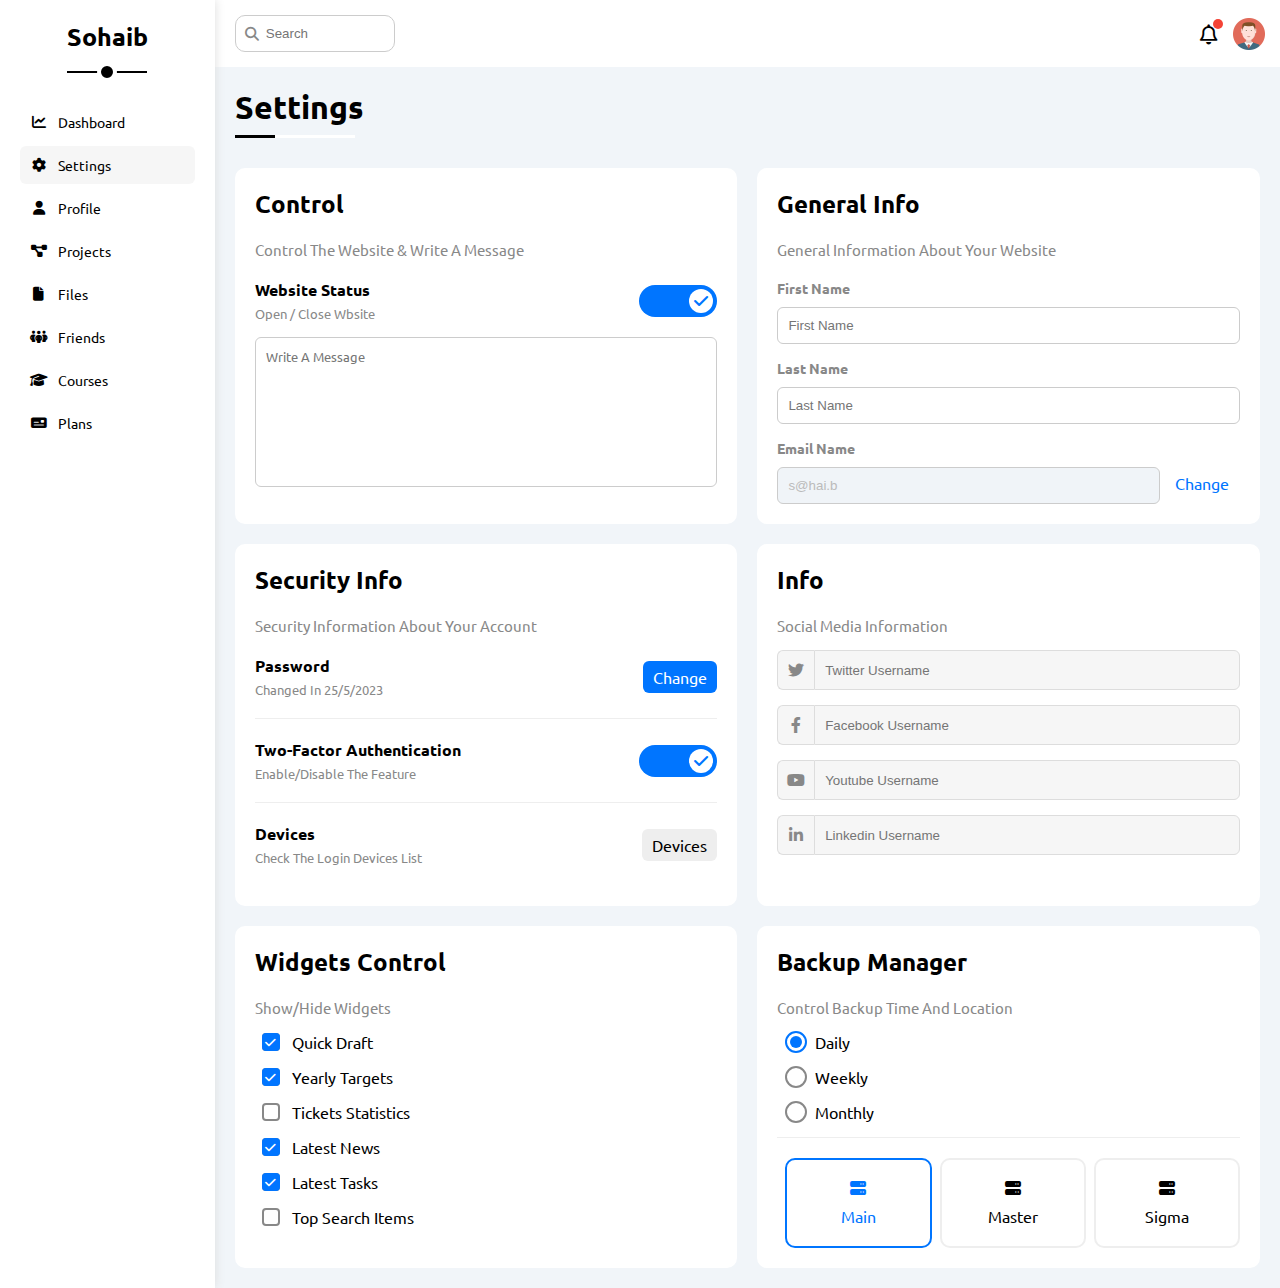
<file: settings.html>
<!DOCTYPE html>
<html lang="en">
  <head>
    <meta charset="UTF-8">
    <meta http-equiv="X-UA-Compatible" content="IE=edge">
    <meta name="viewport" content="width=device-width, initial-scale=1.0">
    <link rel="preconnect" href="https://fonts.googleapis.com">
    <link rel="preconnect" href="https://fonts.gstatic.com" crossorigin>
    <link rel="stylesheet" href="https://fonts.googleapis.com/css2?family=Ubuntu:wght@300;500;700&display=swap">
    <link rel="stylesheet" href="css/all.min.css">
    <link rel="stylesheet" href="css/framework.css">
    <link rel="stylesheet" href="css/style.css">
    <title>Settings</title>
  </head>
  <body>
    <div class="page d-flex">
      <!-- Start Sidebar -->
      <div class="sidebar bg-fff p-20 relative">
        <h3 class="relative text-center mt-0">Sohaib</h3>
        <ul>
          <li>
            <a class="d-flex align-center fs-14 c-black rad-6 p-10" href="index.html">
              <i class="fa-solid fa-chart-line fa-fw"></i>
              <span class="fs-14 hide-mobile">Dashboard</span>
            </a>
          </li>

          <li>
            <a class="active d-flex align-center fs-14 c-black rad-6 p-10" href="settings.html">
              <i class="fa-solid fa-gear fa-fw"></i>
              <span class="fs-14 hide-mobile">Settings</span>
            </a>
          </li>

          <li>
            <a class="d-flex align-center fs-14 c-black rad-6 p-10" href="profile.html">
              <i class="fa-solid fa-user fa-fw"></i>
              <span class="fs-14 hide-mobile">Profile</span>
            </a>
          </li>

          <li>
            <a class="d-flex align-center fs-14 c-black rad-6 p-10" href="projects.html">
              <i class="fa-solid fa-diagram-project fa-fw"></i>
              <span class="fs-14 hide-mobile">Projects</span>
            </a>
          </li>

          <li>
            <a class="d-flex align-center fs-14 c-black rad-6 p-10" href="files.html">
              <i class="fa-solid fa-file fa-fw"></i>
              <span class="fs-14 hide-mobile">Files</span>
            </a>
          </li>

          <li>
            <a class="d-flex align-center fs-14 c-black rad-6 p-10" href="friends.html">
              <i class="fa-solid fa-people-group fa-fw"></i>
              <span class="fs-14 hide-mobile">Friends</span>
            </a>
          </li>

          <li>
            <a class="d-flex align-center fs-14 c-black rad-6 p-10" href="courses.html">
              <i class="fa-solid fa-graduation-cap fa-fw"></i>
              <span class="fs-14 hide-mobile">Courses</span>
            </a>
          </li>

          <li>
            <a class="d-flex align-center fs-14 c-black rad-6 p-10" href="plans.html">
              <i class="fa-solid fa-money-check fa-fw"></i>
              <span class="fs-14 hide-mobile">Plans</span>
            </a>
          </li>

        </ul>
      </div>
      <!-- End Sidebar -->

      <div class="content w-full">
        <!-- Start Head -->
        <div class="head bg-fff p-15 between-flex">
          <div class="search relative">
            <input class="p-10" type="search" placeholder="Search">
          </div>
          <div class="icons d-flex align-center">
            <span class="notification relative">
              <i class="fa-regular fa-bell fa-lg"></i>
            </span>
            <img src="imgs/avatar.png" alt="">
          </div>
        </div>
        <!-- End Head -->
        <h1 class="relative">Settings</h1>

        <div class="settings-page m-20 d-grid gap-20">
          <!-- Start Settings Box -->
          <div class="widget">
            <h2 class="mt-0 mb-20">Control</h2>
            <p class="mt-0 mb-20 c-grey fs-15">Control The Website & Write A Message</p>
            <div class="mb-15 between-flex">
              <div>
                <span class="fw-bold">Website Status</span>
                <p class="c-grey mt-5 mb-0 fs-13">Open / Close Wbsite</p>
              </div>
              <div>
                <label>
                  <input class="toggle-checkbox" type="checkbox" checked>
                  <div class="toggle-switch relative"></div>
                </label>
              </div>
            </div>
            <textarea class="close-message p-10 rad-6 d-block w-full" placeholder="Write A Message"></textarea>
          </div>
          <!-- End Settings Box -->

          <!-- Start Settings Box -->
          <div class="widget">
            <h2 class="mt-0 mb-20">General Info</h2>
            <p class="mt-0 mb-20 c-grey fs-15">General Information About Your Website</p>
            <div class="mb-15">
              <label class="c-grey fs-14 d-block mb-10 fw-bold" for="first">First Name</label>
              <input
                id="first"
                class="b-ccc p-10 rad-6 d-block w-full"
                type="text"
                placeholder="First Name"
              >
            </div>

            <div class="mb-15">
              <label class="c-grey fs-14 d-block mb-10 fw-bold" for="last">Last Name</label>
              <input
                id="last"
                class="b-ccc p-10 rad-6 d-block w-full"
                type="text"
                placeholder="Last Name"
              >
            </div>

            <div>
              <label class="c-grey fs-14 d-block mb-10 fw-bold" for="mail">Email Name</label>
              <input
                id="mail"
                class="b-ccc p-10 rad-6"
                type="email"
                placeholder="Email"
                value="s@hai.b"
                disabled
              >
              <a class="change c-blue" href="#">Change</a>
            </div>
          </div>
          <!-- End Settings Box -->

          <!-- Start Settings Box -->
          <div class="security widget">
            <h2 class="mt-0 mb-20">Security Info</h2>
            <p class="mt-0 mb-20 c-grey fs-15">Security Information About Your Account</p>
            <div class="row between-flex pb-20 mb-20">
              <div class="info">
                <span class="fw-bold mb-5 d-block">Password</span>
                <p class="c-grey fs-13 m-0">Changed In 25/5/2023</p>
              </div>
              <a class="button btn-shape bg-blue c-fff" href="#">Change</a>
            </div>

            <div class="row between-flex pb-20 mb-20">
              <div class="info">
                <span class="fw-bold mb-5 d-block">Two-Factor Authentication</span>
                <p class="c-grey fs-13 m-0">Enable/Disable The Feature</p>
              </div>
              <label>
                <input class="toggle-checkbox" type="checkbox" checked>
                <div class="toggle-switch relative"></div>
              </label>
            </div>

            <div class="row between-flex pb-20">
              <div class="info">
                <span class="fw-bold mb-5 d-block">Devices</span>
                <p class="c-grey fs-13 m-0">Check The Login Devices List</p>
              </div>
              <a class="button btn-shape bg-eee c-black" href="#">Devices</a>
            </div>
          </div>
          <!-- End Settings Box -->

          <!-- Start Settings Box -->
          <div class="social-boxes widget">
            <h2 class="mt-0 mb-20">Info</h2>
            <p class="mt-0 mb-15 c-grey fs-15">Social Media Information</p>
            <div class="d-flex align-center mb-15">
              <i class="fa-brands fa-twitter center-flex c-grey"></i>
              <input class="w-full pl-10" type="text" placeholder="Twitter Username">
            </div>

            <div class="d-flex align-center mb-15">
              <i class="fa-brands fa-facebook-f center-flex c-grey"></i>
              <input class="w-full pl-10" type="text" placeholder="Facebook Username">
            </div>

            <div class="d-flex align-center mb-15">
              <i class="fa-brands fa-youtube center-flex c-grey"></i>
              <input class="w-full pl-10" type="text" placeholder="Youtube Username">
            </div>

            <div class="d-flex align-center mb-15">
              <i class="fa-brands fa-linkedin-in center-flex c-grey"></i>
              <input class="w-full pl-10" type="text" placeholder="Linkedin Username">
            </div>
          </div>
          <!-- End Settings Box -->

          <!-- Start Settings Box -->
          <div class="widgets-control widget">
            <h2 class="mt-0 mb-20">Widgets Control</h2>
            <p class="mt-0 mb-15 c-grey fs-15">Show/Hide Widgets</p>
            <div class="control d-flex align-center mb-15">
              <input type="checkbox" id="one" checked>
              <label for="one">Quick Draft</label>
            </div>
            <div class="control d-flex align-center mb-15">
              <input type="checkbox" id="two" checked>
              <label for="two">Yearly Targets</label>
            </div>
            <div class="control d-flex align-center mb-15">
              <input type="checkbox" id="three">
              <label for="three">Tickets Statistics</label>
            </div>
            <div class="control d-flex align-center mb-15">
              <input type="checkbox" id="four" checked>
              <label for="four">Latest News</label>
            </div>
            <div class="control d-flex align-center mb-15">
              <input type="checkbox" id="five" checked>
              <label for="five">Latest Tasks</label>
            </div>
            <div class="control d-flex align-center">
              <input type="checkbox" id="six">
              <label for="six">Top Search Items</label>
            </div>
          </div>
          <!-- End Settings Box -->

          <!-- Start Settings Box -->
          <div class="backup-control widget">
            <h2 class="mt-0 mb-20">Backup Manager</h2>
            <p class="mt-0 mb-15 c-grey fs-15">Control Backup Time And Location</p>
            <div class="period d-flex align-center mb-15">
              <input type="radio" name="time" id="daily" checked>
              <label for="daily">Daily</label>
            </div>
            <div class="period d-flex align-center mb-15">
              <input type="radio" name="time" id="weekly">
              <label for="weekly">Weekly</label>
            </div>
            <div class="period d-flex align-center mb-15">
              <input type="radio" name="time" id="monthly">
              <label for="monthly">Monthly</label>
            </div>
            
            <div class="servers f-wrap-mobile pt-20 d-flex align-center text-center">
              <input type="radio" name="server" id="server-one" checked>
              <div class="server rad-10 w-full">
                <label class="d-block p-20" for="server-one">
                  <i class="fa-solid fa-server d-block mb-10"></i>
                  Main
                </label>
              </div>

              <input type="radio" name="server" id="server-two">
              <div class="server rad-10 w-full">
                <label class="d-block p-20" for="server-two">
                  <i class="fa-solid fa-server d-block mb-10"></i>
                  Master
                </label>
              </div>

              <input type="radio" name="server" id="server-three">
              <div class="server rad-10 w-full">
                <label class="d-block p-20" for="server-three">
                  <i class="fa-solid fa-server d-block mb-10"></i>
                  Sigma
                </label>
              </div>
            </div>
          </div>
          <!-- End Settings Box -->

        </div>

      </div>
    </div>
  </body>
</html>
</file>
<file: css/framework.css>
/* Start Colors */
:root {
  --blue-color: #0075ff;
  --blue-alt-color: #0d69d5;
  --orange-color: #f59e0b;
  --green-color: #22c55e;
  --red-color: #f44336;
  --red-alt-color: #dd3b2f;
  --grey-color: #888;
}
/* End Colors */

/*-----------------------------------------------------------*/

/* Start Display */
.d-flex {display: flex;}
.d-grid {display: grid;}
.d-block {display: block;}
@media (max-width: 767px) {
  .hide-mobile {display: none;}
  .block-mobile{display: block;}
}

.align-center {align-items: center;}

.f-wrap {
  flex-wrap: wrap;
}
@media (max-width: 767px) {
  .f-wrap-mobile {
    flex-wrap: wrap;
  }
}

.space-between {justify-content: space-between;}

.gap-20 {gap: 20px;}

/* End Display */

/*-----------------------------------------------------------*/

/* Start Spacing */
.p-0 {padding: 0;}
.p-5 {padding: 5px;}
.p-10 {padding: 10px;}
.p-15 {padding: 15px;}
.p-20 {padding: 20px;}

.pt-0 {padding-top: 0;}
.pt-5 {padding-top: 5px;}
.pt-10 {padding-top: 10px;}
.pt-15 {padding-top: 15px;}
.pt-20 {padding-top: 20px;}

.pb-0 {padding-bottom: 0;}
.pb-5 {padding-bottom: 5px;}
.pb-10 {padding-bottom: 10px;}
.pb-15 {padding-bottom: 15px;}
.pb-20 {padding-bottom: 20px;}

.pl-0 {padding-left: 0;}
.pl-5 {padding-left: 5px;}
.pl-10 {padding-left: 10px;}
.pl-15 {padding-left: 15px;}
.pl-20 {padding-left: 20px;}

.m-0 {margin: 0;}
.m-5 {margin: 5px;}
.m-10 {margin: 10px;}
.m-15 {margin: 15px;}
.m-20 {margin: 20px;}

.mt-0 {margin-top: 0;}
.mt-5 {margin-top: 5px;}
.mt-10 {margin-top: 10px;}
.mt-15 {margin-top: 15px;}
.mt-20 {margin-top: 20px;}
.mt-25 {margin-top: 25px;}

.mr-0 {margin-right: 0;}
.mr-5 {margin-right: 5px;}
.mr-10 {margin-right: 10px;}
.mr-15 {margin-right: 15px;}
.mr-20 {margin-right: 20px;}

.mb-0 {margin-bottom: 0;}
.mb-5 {margin-bottom: 5px;}
.mb-10 {margin-bottom: 10px;}
.mb-15 {margin-bottom: 15px;}
.mb-20 {margin-bottom: 20px;}

.ml-0 {margin-left: 0;}
.ml-5 {margin-left: 5px;}

/* End Spacing */

/*-----------------------------------------------------------*/

/* Start Color */
.bg-fff {background-color: #FFF;}
.bg-eee {background-color: #EEE;}
.bg-red {background-color: var(--red-color);}
.bg-blue {background-color: var(--blue-color);}
.bg-orange {background-color: var(--orange-color);}
.bg-green {background-color: var(--green-color);}

.c-black {color: #000;}
.c-fff {color: #FFF;}
.c-grey {color: var(--grey-color);}
.c-blue {color: var(--blue-color);}
.c-orange {color: var(--orange-color);}
.c-green {color: var(--green-color);}
.c-red {color: var(--red-color);}
/* End Color */

/*-----------------------------------------------------------*/

/* Start Position */
.relative {position: relative;}
/* End Position */

/*-----------------------------------------------------------*/

/* Start Text */
.text-center {text-align: center;}

.fs-13 {font-size: 13px;}
.fs-14 {font-size: 14px;}
.fs-15 {font-size: 15px;}
.fs-25 {font-size: 25px;}

.fw-bold {font-weight: bold;}

@media (max-width: 767px) {
  .text-center-mobile {text-align: center;}
}
/* End Text */

/*-----------------------------------------------------------*/

/* Start Border */
.b-none {border: none;}
.b-ccc {border: 1px solid #CCC;}
.b-eee {border: 1px solid #EEE;}

.rad-6 {border-radius: 6px;}
.rad-10 {border-radius: 10px;}
.rad-half {border-radius: 50%;}
/* End Border */

/*-----------------------------------------------------------*/

/* Start Sizing */
.w-full {width: 100%;}
.w-fit {width: fit-content;}
.w-100 {width: 100px;}

.h-full {height: 100%;}
.h-100 {height: 100px;}
/* End Sizing */

/*-----------------------------------------------------------*/

/* Start Components */

.center-flex {
  display: flex;
  align-items: center;
  justify-content: center;
}

.between-flex {
  display: flex;
  align-items: center;
  justify-content: space-between;
}

.btn-shape {
  padding: 6px 10px;
  border-radius: 6px;
  cursor: pointer;
}

.widget {
  padding: 20px;
  background-color: #FFF;
  border-radius: 10px;
}

/*======= Toggle Switch =======*/
.toggle-checkbox {
  -webkit-appearance: none;
  appearance: none;
  cursor: pointer;
  display: none;
}
.toggle-switch {
  background-color: #CCC;
  width: 78px;
  height: 32px;
  border-radius: 16px;
  transition: 0.3s;
}
.toggle-switch::before {
  font-family: var(--fa-style-family-classic);
  content: "\f00d";
  background-color: #FFF;
  width: 24px;
  height: 24px;
  position: absolute;
  border-radius: 50%;
  top: 4px;
  left: 4px;
  display: flex;
  justify-content: center;
  align-items: center;
  color: #CCC;
  font-weight: 900;
  transition: 0.3s;
}
.toggle-checkbox:checked + .toggle-switch {
  background-color: var(--blue-color);
}
.toggle-checkbox:checked + .toggle-switch::before {
  content: "\f00c";
  left: 50px;
  color: var(--blue-color);
}
/*=============================*/
/* End Components */
</file>
<file: css/style.css>
/* Start Main */
:root {
  --blue-color: #0075ff;
  --blue-alt-color: #0d69d5;
  --orange-color: #f59e0b;
  --green-color: #22c55e;
  --red-color: #f44336;
  --red-alt-color: #dd3b2f;
  --grey-color: #888;
}

* {
  box-sizing: border-box;
}

body {
  margin: 0;
  font-family: 'Ubuntu', sans-serif;
}

*:focus {
  outline: none;
}

ul {
  padding: 0;
  list-style: none;
}

::-webkit-scrollbar {
  width: 15px;
}

::-webkit-scrollbar-track {
  color: #FFF;
}

::-webkit-scrollbar-thumb {
  background-color: var(--blue-color);
  border-radius: 6px;
}

::-webkit-scrollbar-thumb:hover {
  background-color: var(--blue-alt-color);
}

a {
  text-decoration: none;
}

.page {
  background-color: #F1F5F9;
  min-height: 100vh;
}

/* End Main */

/* Start Sidebar */

.sidebar {
  width: 250px;
  box-shadow: 0 0 10px #DDD;
}

.sidebar > h3 {
  margin-bottom: 50px;
  font-size: 25px;
}

.sidebar > h3::before,
.sidebar > h3::after {
  content: "";
  position: absolute;
  background-color: #000;
  left: 50%;
  transform: translateX(-50%);

}

.sidebar > h3::before {
  width: 80px;
  height: 2px;
  bottom: -20px;
}

.sidebar > h3::after {
  width: 12px;
  height: 12px;
  bottom: -29px;
  border-radius: 50%;
  border: 4px solid #FFF;
}

.sidebar ul li a {
  transition: 0.3s;
  margin-bottom: 5px;
}

.sidebar ul li a:hover,
.sidebar ul li a.active {
  background-color: #F6F6F6;
}

.sidebar ul li a span {
  margin-left: 10px;
}

@media (max-width: 767px) {
  .sidebar {
    width: 62px;
    padding: 10px;
  }

  .sidebar > h3 {
    font-size: 13px;
    margin-bottom: 15px;
  }

  .sidebar > h3::before,
  .sidebar > h3::after {
    display: none;
  }

  .sidebar ul li a {
    justify-content: center;
  }
}

/* End Sidebar */

/* Start Content */

.content {
  overflow: hidden;
}

.content .head .search::before {
  font-family: var(--fa-style-family-classic);
  content: "\f002";
  font-weight: 900;
  position: absolute;
  left: 15px;
  top: 50%;
  transform: translateY(-50%);
  font-size: 14px;
  color: var(--grey-color);
}

.content .head .search input {
  border: 1px solid #CCC;
  border-radius: 10px;
  margin-left: 5px;
  padding-left: 30px;
  width: 160px;
  transition: width 0.3s;
}

.content .head .search input:focus {
  width: 190px;
}

.content .head .search input:focus::placeholder {
  opacity: 0;
}

.content .head .icons .notification::before {
  content: "";
  position: absolute;
  width: 10px;
  height: 10px;
  background-color: var(--red-color);
  border-radius: 50%;
  right: -5px;
  top: -5px;
}

.content .head .icons img {
  width: 32px;
  height: 32px;
  margin-left: 15px;
}

.page .content h1 {
  margin: 20px 20px 40px;
}

.page .content h1::before,
.page .content h1::after {
  content: "";
  position: absolute;
  height: 3px;
  bottom: -10px;
  left: 0;
}

.page .content h1::before {
  background-color: #FFF;
  width: 120px;
}

.page .content h1::after {
  background-color: #000;
  width: 40px;
}

.wrapper {
  grid-template-columns: repeat(auto-fill, minmax(450px, 1fr));
  margin-left: 20px;
  margin-right: 20px;
  margin-bottom: 20px;
}

@media (max-width: 767px) {
  .wrapper {
    grid-template-columns: minmax(200px, 1fr);
    margin-left: 10px;
    margin-right: 10px;
    gap: 10px;
  }
}

/* End Content */

/* Start Welcome Widget */

.welcome {
  overflow: hidden;
}

.welcome .intro img {
  width: 200px;
  margin-bottom: -10px;
}

.welcome .avatar {
  width: 64px;
  height: 64px;
  border: 2px solid #FFF;
  border-radius: 50%;
  padding: 2px;
  box-shadow: 0 0 5px #DDD;
  margin-left: 20px;
  margin-top: -32px;
}

.welcome .body {
  border-top: 1px solid #EEE;
  border-bottom: 1px solid #EEE;
}

.welcome .body > div {
  flex: 1;
}

.welcome .visit {
  margin: 0 15px 15px auto;
  transition: 0.3s;
}

.welcome .visit:hover {
  background-color: var(--blue-alt-color);
}

@media (max-width: 737px) {
  .welcome .intro {
    padding-bottom: 30px;
  }
  .welcome .avatar {
    margin-left: 0;
  }
  .welcome .body > div:not(:last-child) {
    margin-bottom: 20px;
  }
}

/* End Welcome Widget */

/* Start Quick Draft Widget */

.quick-draft textarea {
  resize: none;
  min-height: 180px;
}

.quick-draft .save {
  margin-left: auto;
  transition: 0.3s;
}

.quick-draft .save:hover {
  background-color: var(--blue-alt-color);
}

/* End Quick Draft Widget */

/* Start Yearly Targets */

.targets .target-row .icon {
  width: 80px;
  height: 80px;
  margin-right: 15px;
}

.targets .details {
  flex: 1;
}

.targets .details .progress {
  height: 4px;
}

.targets .details .progress > span {
  position: absolute;
  left: 0;
  top: 0;
  height: 100%;
}

.targets .details .progress > span span {
  position: absolute;
  bottom: 16px;
  right: -16px;
  padding: 3px 5px;
  font-size: 13px;
}

.targets .details .progress > span span::after {
  content: "";
  border-color: transparent;
  border-width: 5px;
  border-style: solid;
  position: absolute;
  bottom: -10px;
  left: 50%;
  transform: translateX(-50%);
}

.targets .details .progress > .blue span::after {border-top-color: var(--blue-color);}
.targets .details .progress > .orange span::after {border-top-color: var(--orange-color);}
.targets .details .progress > .green span::after {border-top-color: var(--green-color);}

.blue .icon,
.blue .progress {
  background-color: rgb(0 117 255 / 20%);
}

.orange .icon,
.orange .progress {
  background-color: rgb(245 178 11 / 20%);
}

.green .icon,
.green .progress {
  background-color: rgb(34 197 94 / 20%);
}

/* End Yearly Targets */

/* Start Tickets */

.tickets .box {
  border: 1px solid #CCC;
  width: calc(50% - 10px);
}

@media (max-width: 767px) {
  .tickets .box {
    width: 100%;
  }
}

/* End Tickets */

/* Start Latest News */

.news .news-row:not(:last-of-type) {border-bottom: 1px solid #EEE;}
.news .news-row img {width: 100px;}
.news .news-row .info {flex-grow: 1;}
.news .news-row .info h3 {
  margin: 0 0 6px;
  font-size: 16px;
}

@media (max-width: 767px) {
  .news .news-row .label {
    width: fit-content;
    margin: 10px auto;
  }
  .news .news-row img {margin-right: 0;}
}

/* End Latest News */

/* Start Tasks */

.tasks .task-row:not(:last-of-type) {border-bottom: 1px solid #EEE;}
.tasks .task-row .info {flex-grow: 1;}

.tasks .task-row.done {opacity: 0.3;}
.tasks .task-row.done h3 {text-decoration: line-through;}
.tasks .task-row.done p {text-decoration: line-through;}

.tasks .task-row .delete {
  cursor: pointer;
  transition: 0.3s;
}
.tasks .task-row .delete:hover {color: var(--red-color);}

/* End Tasks */

/* Start Latest Uploads */

.latest-uploads ul li:not(:last-child) {
  border-bottom: 1px solid #EEE;
}

.latest-uploads ul li .info {flex-grow: 1;}
.latest-uploads ul li .info div {flex-grow: 1;}

.latest-uploads ul li img {
  width: 40px;
  height: 40px;
}

/* End Latest Uploads */

/* Start Current Project */

.current-project ul::before {
  content: "";
  position: absolute;
  left: 11px;
  width: 2px;
  height: 100%;
  background-color: var(--blue-color);
}

.current-project ul li::before {
  content: "";
  width: 20px;
  height: 20px;
  display: block;
  border-radius: 50%;
  background-color: #FFF;
  border: 2px solid #FFF;
  outline: 2px Solid var(--blue-color);
  margin-right: 15px;
  z-index: 1;
}

.current-project ul li.done::before {
  content: "";
  background-color: var(--blue-color);
}
.current-project ul li.current::before {
  animation: change-color 0.8s infinite alternate;
}
.current-project .rocket-icon {
  position: absolute;
  bottom: 20px;
  right: 20px;
  width: 160px;
  opacity: 0.3;
}

/* End Current Project */

/* Start Reminders */

.reminders ul li .key {
  width: 15px;
  height: 15px;
  border-radius: 50%;
}

.reminders ul li > .blue {
  border-left: 2px solid var(--blue-color);
}

.reminders ul li > .red {
  border-left: 2px solid var(--red-color);
}

.reminders ul li > .green {
  border-left: 2px solid var(--green-color);
}

.reminders ul li > .orange {
  border-left: 2px solid var(--orange-color);
}

/* End Reminders */

/* Start Latest Post */

.latest-post .avatar {
  width: 48px;
  height: 48px;
}

.latest-post .post-content {
  text-transform: capitalize;
  line-height: 1.8;
  border-top: 1px solid #EEE;
  border-bottom: 1px solid #EEE;
  min-height: 140px;
}

.latest-post .post-stats .stats {
  transition: 0.3s;
  cursor: pointer;
}
.latest-post .post-stats .stats:hover {color: var(--blue-color);}

/* End Latest Post */

/* Start Social Media */

.social-media-stats .box {
  padding-left: 70px;
}

.social-media-stats .box i {
  position: absolute;
  left: 0;
  top: 0;
  width: 52px;
}

.social-media-stats .box.twitter {
  color: #1da1f2;
  background-color: rgb(29 161 242 / 20%);
}
.social-media-stats .box.twitter i,
.social-media-stats .box.twitter a {
  background-color: #1da1f2;
}

.social-media-stats .box.facebook {
  color: #1877f2;
  background-color: rgb(24 119 242 / 20%);
}
.social-media-stats .box.facebook i,
.social-media-stats .box.facebook a {
  background-color: #1877f2;
}

.social-media-stats .box.youtube {
  color: #ff0000;
  background-color: rgb(255 0 0 / 20%);
}
.social-media-stats .box.youtube i,
.social-media-stats .box.youtube a {
  background-color: #ff0000;
}

.social-media-stats .box.linkedin {
  color: #0a66c2;
  background-color: rgb(10 102 194 / 20%);
}
.social-media-stats .box.linkedin i,
.social-media-stats .box.linkedin a {
  background-color: #0a66c2;
}

/* End Social Media */

/* Start Projects Table */

.projects-table .responsive-table{
  overflow-x: auto;
}

.projects-table table {
  min-width: 1000px;
  border-spacing: 0;
}

.projects-table table td {
  padding: 15px;
}

.projects-table table thead tr td {
  background-color: #EEE;
  font-weight: bold;
}

.projects-table table tbody td {
  border-bottom: 1px solid #EEE;
  border-left: 1px solid #EEE;
  cursor: pointer;
  transition: 0.3s;
}

.projects-table table tbody tr td:last-child {
  border-right: 1px solid #EEE;
}

.projects-table table tbody tr:hover td {
  background-color: #FaF7F7;
}

.projects-table table img {
  width: 32px;
  height: 32px;
  border-radius: 50%;
  padding: 2px;
  background-color: #FFF;
}

.projects-table table img:not(:first-child) {
  margin-left: -20px;
}

/* End Projects Table */

/* Start Settings Page */

.settings-page {
  grid-template-columns: repeat(auto-fill, minmax(500px, 1fr));
}

@media (max-width: 767px) {
  .settings-page {
    grid-template-columns: minmax(100px, 1fr);
    margin-left: 10px;
    margin-right: 10px;
    gap: 10px;
  }
}

.settings-page .close-message {
  border: 1px solid #CCC;
  resize: none;
  min-height: 150px;
  font-family: 'Ubuntu', sans-serif;
}

.settings-page #mail {
  display: inline-flex;
  width: calc(100% - 80px)
}

.settings-page #mail + .change {
  display: inline-flex;
  width: 76px;
  justify-content: center;
}

.settings-page .security .row:not(:last-of-type) {
  border-bottom: 1px solid #EEE;
}

.settings-page .social-boxes i {
  width: 40px;
  height: 40px;
  background-color: #F6F6F6;
  border: 1px solid #DDD;
  border-right: none;
  border-radius: 6px 0 0 6px;
  transition: 0.3s;
}

.settings-page .social-boxes input {
  height: 40px;
  background-color: #F6F6F6;
  border: 1px solid #DDD;
  border-radius: 0 6px 6px 0;
}

.settings-page .social-boxes > div:focus-within i {
  color: #000;
}

.settings-page :disabled {
  cursor: no-drop;
  background-color: #F0F4F8;
  color: #BBB;
}

.widgets-control .control input[type="checkbox"] {
  -webkit-appearance: none;
  appearance: none;
}

.widgets-control .control label {
  padding-left: 30px;
  cursor: pointer;
  position: relative;
}

.widgets-control .control label::before {
  content: "";
  position: absolute;
  left: 0;
  top: 50%;
  transform: translateY(-50%);
  width: 14px;
  height: 14px;
  border: 2px solid var(--grey-color);
  border-radius: 4px;
}

.widgets-control .control label:hover::before {
  border-color: var(--blue-alt-color);
}

.widgets-control .control label::after {
  content: "\f00c";
  font-family: var(--fa-style-family-classic);
  font-weight: 900;
  position: absolute;
  left: 0;
  top: 50%;
  margin-top: -9px;
  background-color: var(--blue-color);
  color: #FFF;
  font-size: 12px;
  width: 18px;
  height: 18px;
  display: flex;
  align-items: center;
  justify-content: center;
  transform: scale(0) rotate(360deg);
  transition: 0.3s;
  border-radius: 4px;
}

.widgets-control .control input[type="checkbox"]:checked + label::after {
  transform: scale(1);
}

.backup-control input[type="radio"] {
  -webkit-appearance: none;
  appearance: none;
}

.backup-control .period label {
  padding-left: 30px;
  cursor: pointer;
  position: relative;
}

.backup-control .period label::before {
  content: "";
  position: absolute;
  left: 0;
  top: 50%;
  transform: translateY(-50%);
  width: 18px;
  height: 18px;
  border: 2px solid var(--grey-color);
  border-radius: 50%;
}

.backup-control .period label:hover::before {
  border-color: var(--blue-alt-color);
}

.backup-control .period label::after {
  content: "";
  position: absolute;
  left: 5px;
  top: 50%;
  background-color: var(--blue-color);
  font-size: 12px;
  width: 12px;
  height: 12px;
  transform: translateY(-50%) scale(0);
  transition: 0.3s;
  border-radius: 50%;
}

.backup-control .period input[type="radio"]:checked + label::before {
  border-color: var(--blue-color);
}

.backup-control .period input[type="radio"]:checked + label::after {
  transform: translateY(-50%) scale(1);
}

.backup-control .servers {
  border-top: 1px solid #EEE;
}

.backup-control .servers .server {
  border: 2px solid #EEE;
  position: relative;
}

@media (max-width: 767px) {
  .backup-control .servers .server {
    margin-bottom: 15px;
  }
}

.backup-control .servers .server label {
  cursor: pointer;
}

.backup-control .servers input[type="radio"]:checked + .server {
  border-color: var(--blue-color);
  color: var(--blue-color);
}

/* End Settings Page */

/* Start Profile Page */

@media (max-width: 767px) {
  .profile-page .overview {
    flex-direction: column;
  }
}

.profile-page .avatar-box {
  width: 300px;
  border-bottom: 1px solid #EEE;
}

@media (min-width: 768px) {
  .profile-page .avatar-box {
    border-right: 1px solid #EEE;
  }
}

.profile-page .avatar-box > img {
  width: 120px;
  height: 120px;
}

.profile-page .avatar-box .level {
  height: 6px;
  overflow: hidden;
  margin: auto;
  width: 70%;
}

.profile-page .avatar-box .level span {
  position: absolute;
  left: 0;
  top: 0;
  height: 100%;
}

.profile-page .info-box .info-row {
  border-bottom: 1px solid #EEE;
  transition: 0.3s;
}

@media (max-width: 767px) {
  .profile-page .info-box .info-row {
    flex-direction: column;
  }
}

.profile-page .info-box .info-row:hover {
  background-color: #F6F6F6;
}

.profile-page .info-box .info-row > div {
  padding: 10px 0 0;
}

@media (min-width: 768px) {
  .profile-page .info-box .info-row > div {
    min-width: 250px;
  }
}

.profile-page .info-box .info-row h4 {
  font-weight: normal;
}

@media (max-width: 767px) {
  .profile-page .info-box .info-row h4 {
    width: auto;
  }
}

/* End Profile Page */

/* Start Skills And Activities */

@media (max-width: 767px) {
  .profile-page .skills-act {
    flex-direction: column;
  }
}

.profile-page .skills-act .skills-card {
  flex-grow: 1;
}

.profile-page .skills-act .skills-card ul li {
  padding: 15px 0;
}

.profile-page .skills-act .skills-card ul li:not(:last-child) {
  border-bottom: 1px solid #EEE;
}

.profile-page .skills-act .skills-card ul li span {
  display: inline-flex;
  padding: 5px 10px;
}

.profile-page .skills-act .activities-card {
  flex-grow: 2;
}

.profile-page .activities-card .activity:not(:last-of-type) {
  border-bottom: 1px solid #EEE;
}

@media (max-width: 767px) {
  .profile-page .activities-card .activity {
    flex-direction: column;
  }
}

.profile-page .activities-card .activity img {
  width: 64px;
  height: 64px;
  margin-right: 10px;
  border-radius: 50%;
}

@media (max-width: 767px) {
  .profile-page .activities-card .activity img {
    margin-right: 0;
    margin-bottom: 15px;
  }
}

@media (min-width: 768px) {
  .profile-page .activities-card .activity .date {
    margin-left: auto;
    text-align: right;
  }
  .profile-page .activities-card .activity .date span:first-of-type {
    text-align: left;
  }
}

@media (max-width: 767px) {
  .profile-page .activities-card .activity .date {
    margin-top: 15px;
  }
}

/* End Skills And Activities */

/* Start projects Page */

.projects-page {
  grid-template-columns: repeat(auto-fill, minmax(500px, 1fr));
}

@media (max-width: 767px) {
  .projects-page {
    grid-template-columns: minmax(200px, 1fr);
    margin-left: 10px;
    margin-right: 10px;
    gap: 10px;
  }
}

.projects-page .project .date {
  position: absolute;
  right: 10px;
  top: 10px;
}

.projects-page .project h4 {
  font-weight: normal;
}

.projects-page .project .team {
  min-height: 80px;

}

.projects-page .project .team a {
  position: absolute;
  left: 0;
  bottom: 0;
}

.projects-page .project .team a:hover {
  z-index: 100;
}

.projects-page .project .team a:nth-child(2) {
  left: 25px;
}

.projects-page .project .team a:nth-child(3) {
  left: 50px;
}

.projects-page .project .team a:nth-child(4) {
  left: 75px;
}

.projects-page .project .team a:nth-child(5) {
  left: 100px;
}

.projects-page .project .team img {
  width: 40px;
  height: 40px;
  border-radius: 50%;
  padding: 2px;
  background-color: #FFF;
}

.projects-page .project .services {
  justify-content: flex-end;
  border-top: 1px solid #EEE;
  padding-top: 15px;
  margin-top: 15px;
}

@media (max-width: 767px) {
  .projects-page .project .services {
    flex-direction: column;
  }
}

.projects-page .project .services span {
  width: fit-content;
}

@media (max-width: 767px) {
  .projects-page .project .services span {
    margin-left: 0;
  }
  .projects-page .project .services span:not(:last-of-type) {
    margin-bottom: 5px;
  }
}

.projects-page .project .info {
  border-top: 1px solid #EEE;
  padding-top: 15px;
  margin-top: 15px;
}

@media (max-width: 767px) {
  .projects-page .project .info {
    flex-direction: column;
  }
}

.projects-page .project .info .progress {
  height: 8px;
  width: 260px;
}

@media (max-width: 767px) {
  .projects-page .project .info .progress {
    margin-bottom: 15px;
    width: 200px;
  }
}

.projects-page .project .info .progress span {
  position: absolute;
  height: 100%;
  left: 0;
  top: 0;
  border-radius: 6px;
}

/* End projects Page */

/* Start Courses Page */

.courses-page {
  grid-template-columns: repeat(auto-fill, minmax(300px, 1fr));
}

@media (max-width: 767px) {
  .courses-page {
    grid-template-columns: minmax(200px, 1fr);
    margin-left: 10px;
    margin-right: 10px;
    gap: 10px;
  }
}

.courses-page .course {
  overflow: hidden;
}

.courses-page .course .cover {
  width: 100%;
}

.courses-page .course .instructor {
  position: absolute;
  width: 64px;
  height: 64px;
  border-radius: 50%;
  top: 20px;
  left: 20px;
  border: 2px solid #FFF;
}

.courses-page .course .description {
  line-height: 1.6;
}

.courses-page .course .info {
  border-top: 1px solid #EEE;
}

.courses-page .course .info .title {
  position: absolute;
  left: 50%;
  transform: translateX(-50%);
  top: -13px;
  height: 27px;
}

/* End Courses Page */

/* Start Friends Page */

.friends-page {
  grid-template-columns: repeat(auto-fill, minmax(300px, 1fr));
}

@media (max-width: 767px) {
  .friends-page {
    grid-template-columns: minmax(200px, 1fr);
    margin-left: 10px;
    margin-right: 10px;
    gap: 10px;
  }
}

.friends-page .friend .contact {
  position: absolute;
  left: 10px;
  top: 10px;
}

.friends-page .friend .contact i {
  color: #666;
  cursor: pointer;
  transition: 0.3s;
}

.friends-page .friend .contact i:hover {
  background-color: var(--blue-color);
  color: #FFF;
}

.friends-page .friend .info  {
  border-top: 1px solid #EEE;
  border-bottom: 1px solid #EEE;
}

.friends-page .friend .info .vip {
  position: absolute;
  right: 0;
  top: 50%;
  transform: translateY(-50%);
  font-size: 40px;
  opacity: 0.3;
}

@media (max-width: 767px) {
  .friends-page .friend .date-control {
    flex-direction: column;
  }
}

.friends-page .friend .date-control > div a {
  transition: 0.3s;
  display: inline-block;
}

@media (max-width: 767px) {
  .friends-page .friend .date-control > div a {
    margin-top: 10px;
  }
}

.friends-page .friend .date-control > div a.bg-blue:hover {
  background-color: var(--blue-alt-color);
}

.friends-page .friend .date-control > div a.bg-red:hover {
  background-color: var(--red-alt-color);
}

/* End Friends Page */

/* Start Files Page */


.files-page {
  flex-direction: row-reverse;
  align-items: flex-start;
}

@media (max-width: 767px) {
  .files-page {
    flex-direction: column;
    align-items: normal;
  }
}

.files-page .files-stats {
  min-width: 260px;
}

.files-page .files-stats > div {
  transition: 0.3s;
}

.files-page .files-stats > div:hover {
  background-color: #EEE;
}

.files-page .files-stats > div .icon {
  width: 40px;
  height: 40px;
}

.files-page .files-stats > div .blue {
  background-color: rgb(0 117 255 / 20%);
}

.files-page .files-stats > div .green {
  background-color: rgb(34 197 94 / 20%);
}

.files-page .files-stats > div .red {
  background-color: rgb(244 67 54 / 20%);
}

.files-page .files-stats > div .orange {
  background-color: rgb(245 178 11 / 20%);
}

.files-page .files-stats > div .size  {
  margin-left: auto;
}

.files-page .files-stats a.upload  {
  margin: 20px auto 0;
  padding: 10px 15px;
  transition: 0.3s;
}

.files-page .files-stats a.upload:hover  {
  background-color: var(--blue-alt-color);
}

.files-page .files-stats a.upload:hover i {
  animation: go-up 0.8s infinite;
}

.files-page .files-content {
  flex: 1;
  grid-template-columns: repeat(auto-fill, minmax(200px, 1fr));
}

.files-page .files-content .file > i {
  position: absolute;
}

.files-page .files-content img {
  width: 64px;
  height: 64px;
  transition: 0.3s;
}

.files-page .files-content .file:hover img {
  transform: rotate(5deg);
}

.files-page .files-content .file .info {
  border-top: 1px solid #EEE;
}

/* End Files Page */

/* Start Plans Page */

.plans-page {
  grid-template-columns: repeat(auto-fill, minmax(450px, 1fr));
}

@media (max-width: 767px) {
  .plans-page {
    grid-template-columns: minmax(250px, 1fr);
    margin-left: 10px;
    margin-right: 10px;
    gap: 10px;
  }
}

.plans-page .plan .top {
  border: 3px solid #FFF;
  outline: 3px solid transparent;
}

.plans-page .plan.green .top {
  outline-color: var(--green-color);
}

.plans-page .plan.blue .top {
  outline-color: var(--blue-color);
}

.plans-page .plan.orange .top {
  outline-color: var(--orange-color);
}

.plans-page .plan .price {
  position: relative;
  font-size: 40px;
  width: fit-content;
  margin: auto;
}

.plans-page .plan .price span {
  position: absolute;
  left: -20px;
  top: 0;
  font-size: 25px;
}

.plans-page .plan ul li {
  padding: 15px 0;
  display: flex;
  align-items: center;
  font-size: 15px;
  border-bottom: 1px solid #EEE;
}

.plans-page .plan ul li .yes {
  color: var(--green-color);
}

.plans-page .plan ul li .help {
  color: var(--grey-color);
  margin-left: auto;
  cursor: pointer;
}

.plans-page .plan ul li i:not(.yes, .help) {
  color: var(--red-color);
}

.plans-page .plan ul li i:first-child {
  font-size: 18px;
  margin-right: 5px;
}

/* End Plans Page */

/* Start Animations */

@keyframes change-color {
  from {
    background-color: var(--blue-color);
  }
  to {
    background-color: #FFF;
  }
}

@keyframes go-up {
  0%, 100% {
    transform: translateY(0);
  }
  50% {
    transform: translateY(-5px);
  }
}

/* End Animations */
</file>
